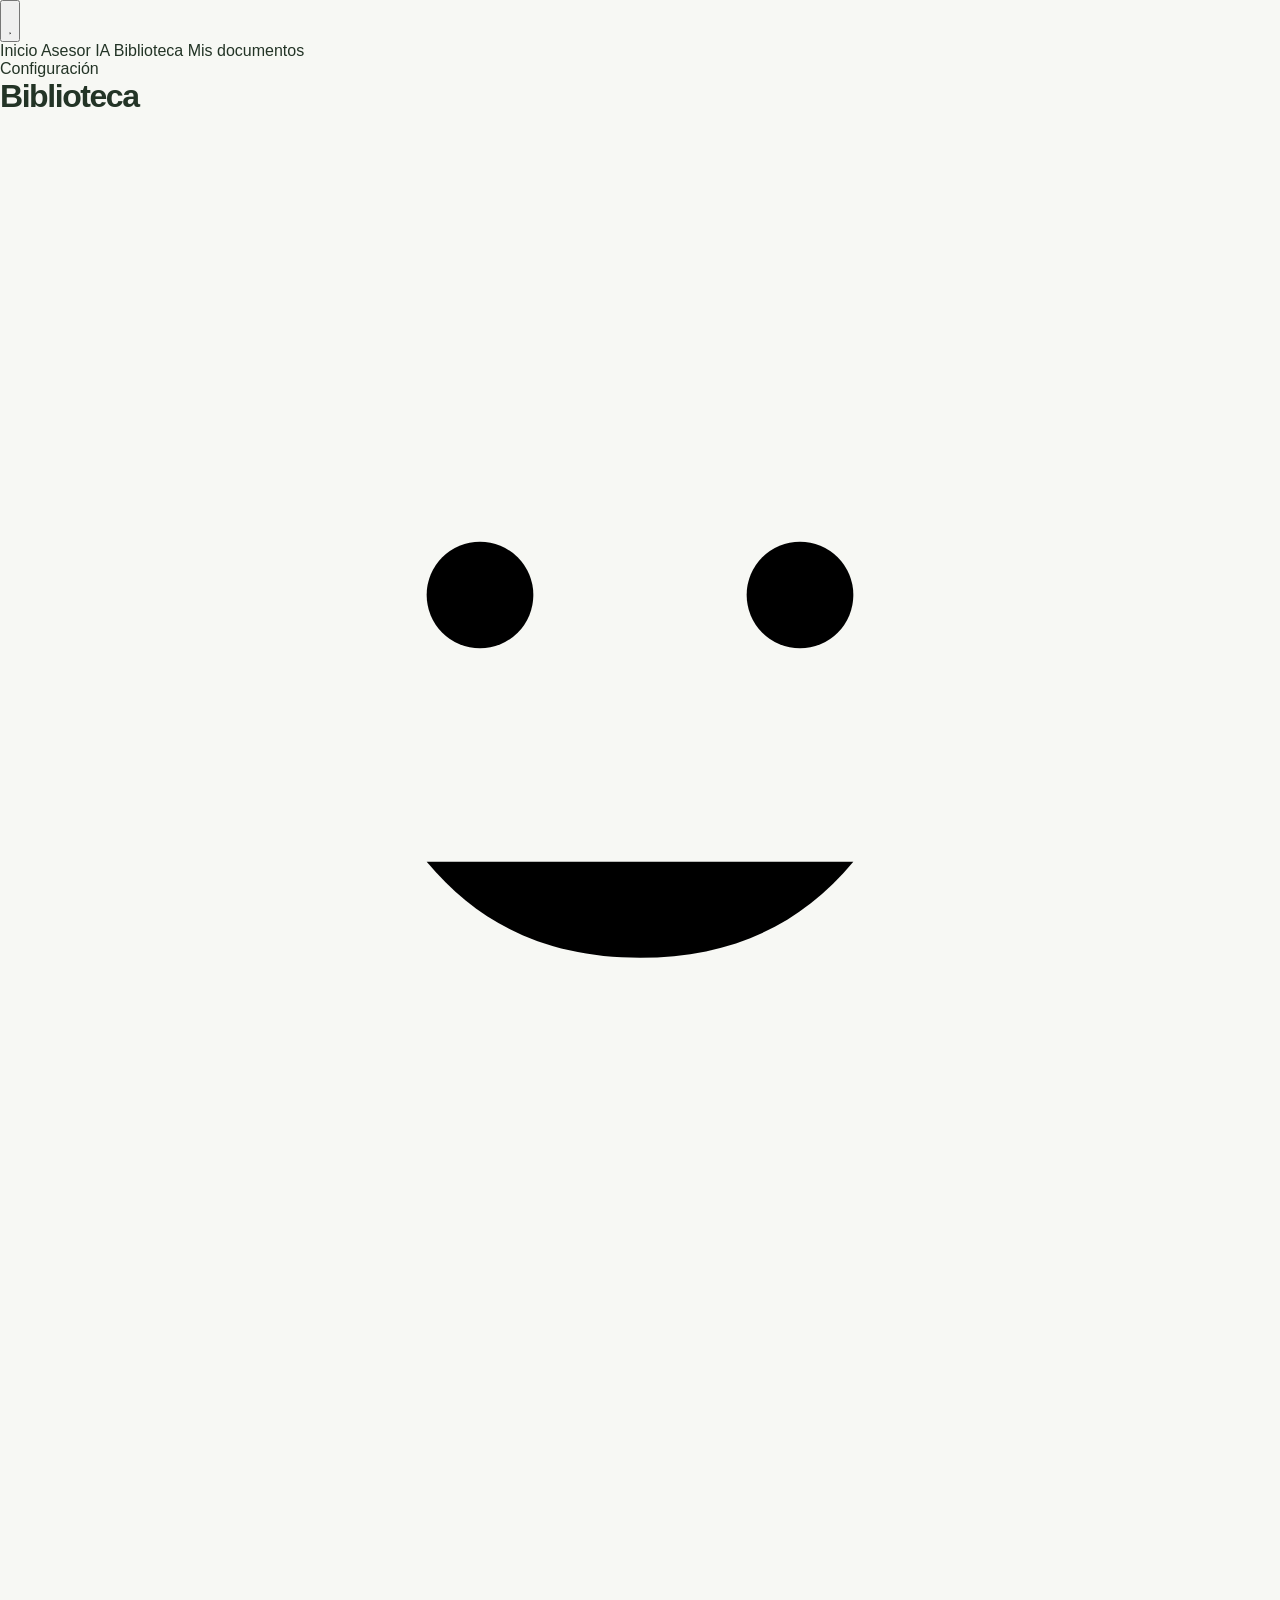
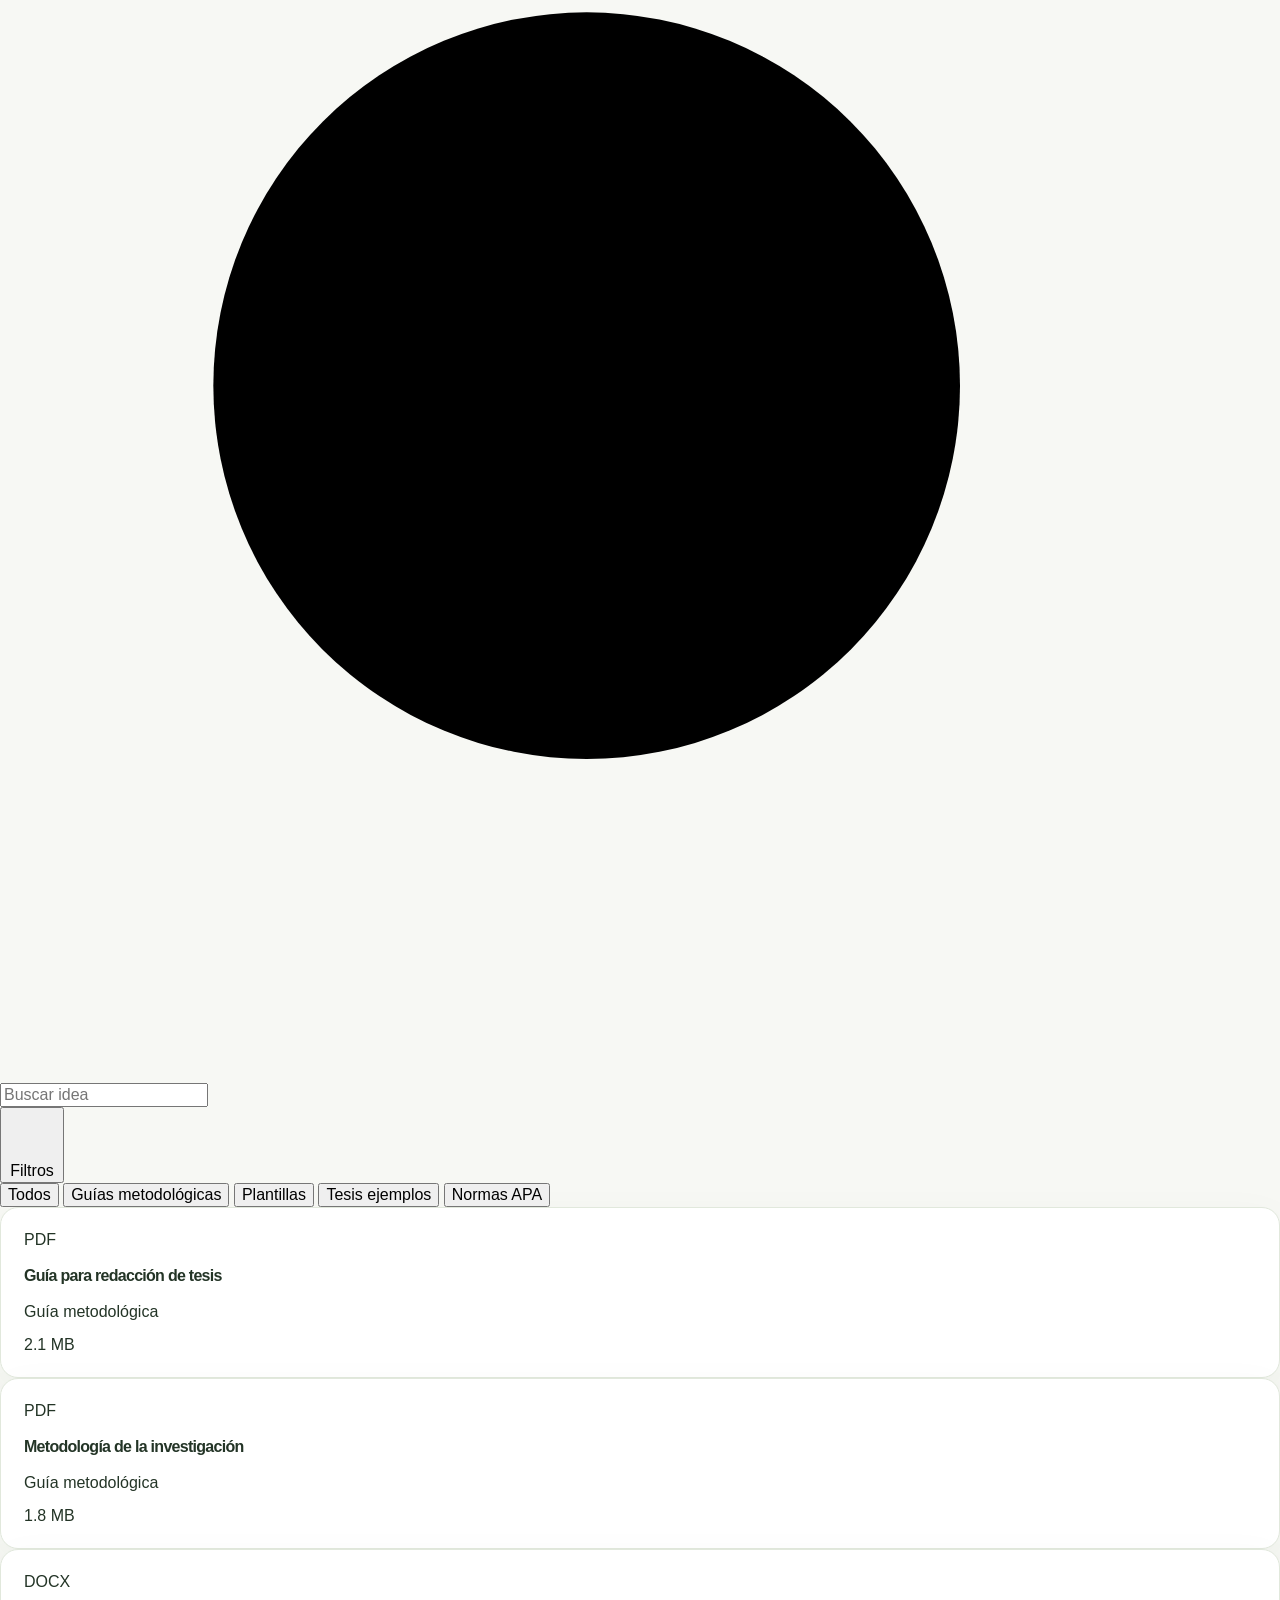
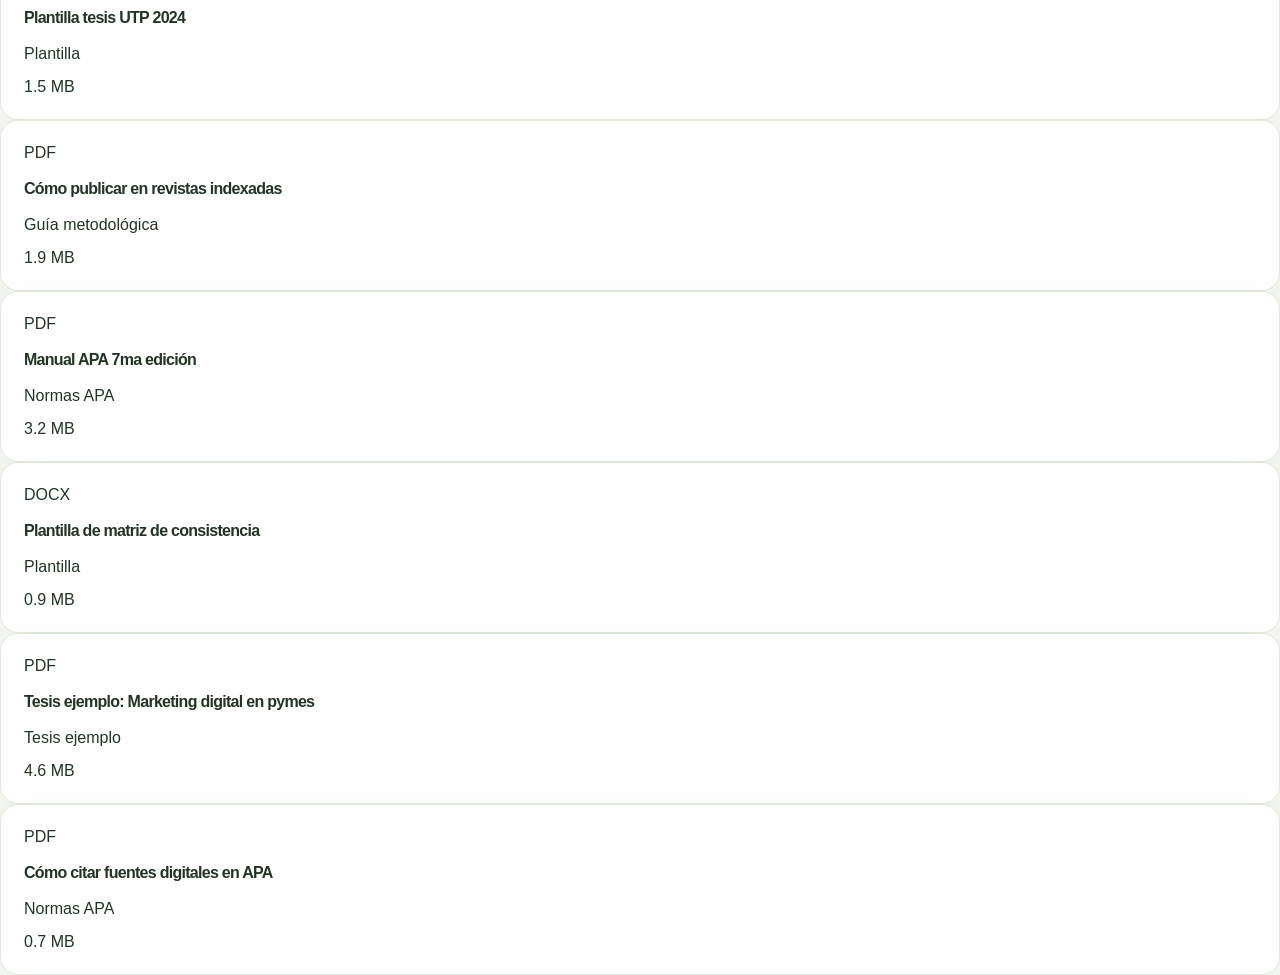
<file: Biblioteca.html>
<!DOCTYPE html>
<html lang="es">
<head>
<meta charset="UTF-8">
<meta name="viewport" content="width=device-width, initial-scale=1.0">
<title>Biblioteca — Tesis.Go</title>
<link rel="preconnect" href="https://fonts.googleapis.com">
<link rel="preconnect" href="https://fonts.gstatic.com" crossorigin>
<link href="https://fonts.googleapis.com/css2?family=Fraunces:opsz,wght@9..144,400;9..144,500;9..144,600;9..144,700&family=Inter:wght@400;500;600;700&display=swap" rel="stylesheet">
<!-- 1. CORREGIDO: El archivo CSS de biblioteca ahora se busca en minúsculas -->
<link rel="stylesheet" href="biblioteca.css">
</head>
<body class="dash-body">

  <div class="dash">

    <!-- SIDEBAR -->
    <aside class="dash-sidebar">
      <button class="dash-sidebar__collapse" aria-label="Colapsar menú">
        <svg viewBox="0 0 24 24"><path d="M4 7h16M4 12h16M4 17h10"/></svg>
        <svg class="dash-sidebar__collapse-arrow" viewBox="0 0 24 24"><path d="M9 5l7 7-7 7"/></svg>
      </button>

      <!-- 2. CORREGIDO: Todos los enlaces en minúsculas y la clase verde 'is-active' puesta en Biblioteca -->
      <nav class="dash-nav">
        <a href="inicio.html" class="dash-nav__item">Inicio</a>
        <a href="asesoria.html" class="dash-nav__item">Asesor IA</a>
        <a href="biblioteca.html" class="dash-nav__item is-active">Biblioteca</a>
        <a href="misdocumentos.html" class="dash-nav__item">Mis documentos</a>
      </nav>

      <!-- 3. CORREGIDO: Enlace de configuración en minúsculas -->
      <a href="configuracion.html" class="dash-nav__item dash-nav__item--settings">Configuración</a>
    </aside>

    <!-- MAIN -->
    <div class="dash-main">

      <header class="dash-header">
        <h1>Biblioteca</h1>
        <a href="configuracion.html" class="dash-header__avatar" aria-label="Ir a configuración">
          <svg viewBox="0 0 24 24"><circle cx="9" cy="9" r="1"/><circle cx="15" cy="9" r="1"/><path d="M8 14c1 1.2 2.3 1.8 4 1.8s3-.6 4-1.8"/></svg>
        </a>
      </header>

      <main class="dash-content">

        <!-- SEARCH + FILTERS -->
        <div class="lib-search">
          <div class="search-field">
            <svg viewBox="0 0 24 24"><circle cx="11" cy="11" r="7"/><path d="m21 21-4.3-4.3"/></svg>
            <input type="text" placeholder="Buscar idea">
          </div>
          <button type="button" class="btn btn--outline">
            <svg viewBox="0 0 24 24"><path d="M4 6h16M7 12h10M10 18h4"/></svg>
            Filtros
          </button>
        </div>

        <!-- TABS -->
        <div class="lib-tabs" role="tablist">
          <button class="lib-tab is-active" type="button">Todos</button>
          <button class="lib-tab" type="button">Guías metodológicas</button>
          <button class="lib-tab" type="button">Plantillas</button>
          <button class="lib-tab" type="button">Tesis ejemplos</button>
          <button class="lib-tab" type="button">Normas APA</button>
        </div>

        <!-- RESOURCE GRID -->
        <div class="resource-grid">

          <article class="resource-card">
            <span class="resource-card__type resource-card__type--pdf">PDF</span>
            <h3>Guía para redacción de tesis</h3>
            <p class="resource-card__cat">Guía metodológica</p>
            <p class="resource-card__meta">2.1 MB</p>
          </article>

          <article class="resource-card">
            <span class="resource-card__type resource-card__type--pdf">PDF</span>
            <h3>Metodología de la investigación</h3>
            <p class="resource-card__cat">Guía metodológica</p>
            <p class="resource-card__meta">1.8 MB</p>
          </article>

          <article class="resource-card">
            <span class="resource-card__type resource-card__type--docx">DOCX</span>
            <h3>Plantilla tesis UTP 2024</h3>
            <p class="resource-card__cat">Plantilla</p>
            <p class="resource-card__meta">1.5 MB</p>
          </article>

          <article class="resource-card">
            <span class="resource-card__type resource-card__type--pdf">PDF</span>
            <h3>Cómo publicar en revistas indexadas</h3>
            <p class="resource-card__cat">Guía metodológica</p>
            <p class="resource-card__meta">1.9 MB</p>
          </article>

          <article class="resource-card">
            <span class="resource-card__type resource-card__type--pdf">PDF</span>
            <h3>Manual APA 7ma edición</h3>
            <p class="resource-card__cat">Normas APA</p>
            <p class="resource-card__meta">3.2 MB</p>
          </article>

          <article class="resource-card">
            <span class="resource-card__type resource-card__type--docx">DOCX</span>
            <h3>Plantilla de matriz de consistencia</h3>
            <p class="resource-card__cat">Plantilla</p>
            <p class="resource-card__meta">0.9 MB</p>
          </article>

          <article class="resource-card">
            <span class="resource-card__type resource-card__type--pdf">PDF</span>
            <h3>Tesis ejemplo: Marketing digital en pymes</h3>
            <p class="resource-card__cat">Tesis ejemplo</p>
            <p class="resource-card__meta">4.6 MB</p>
          </article>

          <article class="resource-card">
            <span class="resource-card__type resource-card__type--pdf">PDF</span>
            <h3>Cómo citar fuentes digitales en APA</h3>
            <p class="resource-card__cat">Normas APA</p>
            <p class="resource-card__meta">0.7 MB</p>
          </article>

        </div>

      </main>
    </div>
  </div>

</body>
</html>
</file>
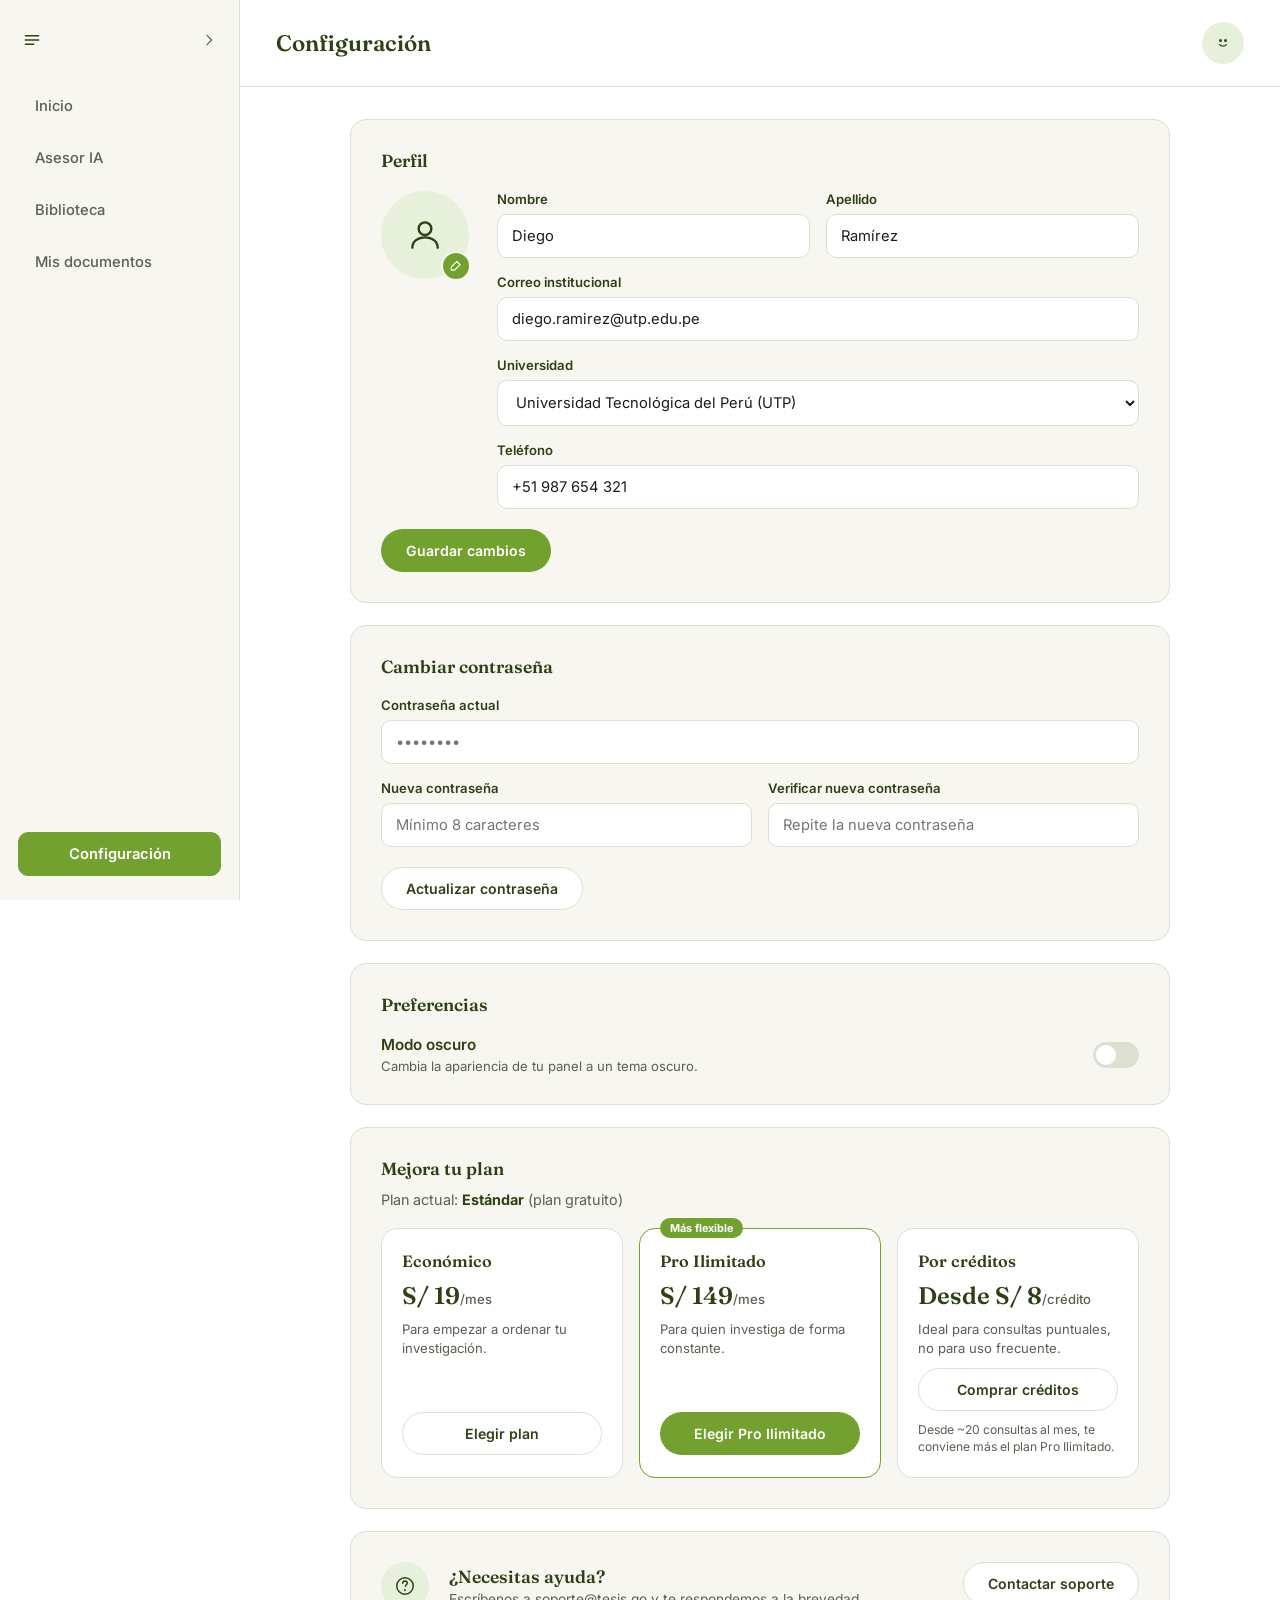
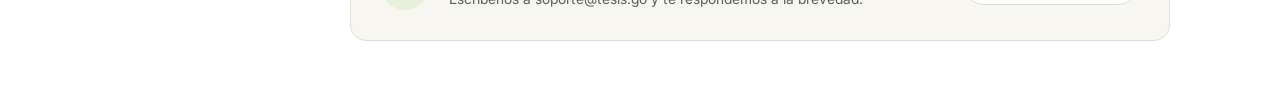
<file: Configuracion.html>
<!DOCTYPE html>
<html lang="es">
<head>
<meta charset="UTF-8">
<meta name="viewport" content="width=device-width, initial-scale=1.0">
<title>Configuración — Tesis.Go</title>
<link rel="preconnect" href="https://fonts.googleapis.com">
<link rel="preconnect" href="https://fonts.gstatic.com" crossorigin>
<link href="https://fonts.googleapis.com/css2?family=Fraunces:opsz,wght@9..144,400;9..144,500;9..144,600;9..144,700&family=Inter:wght@400;500;600;700&display=swap" rel="stylesheet">
<link rel="stylesheet" href="Configuracion.css">
</head>
<body class="dash-body">

  <div class="dash">

    <!-- SIDEBAR -->
    <aside class="dash-sidebar">
      <button class="dash-sidebar__collapse" aria-label="Colapsar menú">
        <svg viewBox="0 0 24 24"><path d="M4 7h16M4 12h16M4 17h10"/></svg>
        <svg class="dash-sidebar__collapse-arrow" viewBox="0 0 24 24"><path d="M9 5l7 7-7 7"/></svg>
      </button>

      <nav class="dash-nav">
        <a href="inicio.html" class="dash-nav__item">Inicio</a>
        <a href="asesoria.html" class="dash-nav__item">Asesor IA</a>
        <a href="Biblioteca.html" class="dash-nav__item">Biblioteca</a>
        <a href="misDocumentos.html" class="dash-nav__item is-active">Mis documentos</a>
      </nav>

      <a href="Configuracion.html" class="dash-nav__item dash-nav__item--settings is-active">Configuración</a>
    </aside>

    <!-- MAIN -->
    <div class="dash-main">

      <header class="dash-header">
        <h1>Configuración</h1>
        <a href="Configuracion.html" class="dash-header__avatar" aria-label="Ir a configuración">
          <svg viewBox="0 0 24 24"><circle cx="9" cy="9" r="1"/><circle cx="15" cy="9" r="1"/><path d="M8 14c1 1.2 2.3 1.8 4 1.8s3-.6 4-1.8"/></svg>
        </a>
      </header>

      <main class="dash-content">

        <!-- PERFIL -->
        <section class="settings-panel">
          <h2>Perfil</h2>

          <div class="profile-block">
            <div class="profile-photo">
              <svg viewBox="0 0 24 24"><circle cx="12" cy="8" r="4"/><path d="M4 20c0-4 3.5-6.5 8-6.5s8 2.5 8 6.5"/></svg>
              <button type="button" class="profile-photo__edit" aria-label="Cambiar foto de perfil">
                <svg viewBox="0 0 24 24"><path d="M4 13.5V19h5.5L19 9.5l-5.5-5.5L4 13.5Z"/></svg>
              </button>
            </div>

            <div class="profile-fields">
              <label>
                Nombre
                <input type="text" value="Diego">
              </label>
              <label>
                Apellido
                <input type="text" value="Ramírez">
              </label>
              <label>
                Correo institucional
                <input type="email" value="diego.ramirez@utp.edu.pe">
              </label>
              <label>
                Universidad
                <select>
                  <option selected>Universidad Tecnológica del Perú (UTP)</option>
                  <option>Pontificia Universidad Católica del Perú (PUCP)</option>
                  <option>Universidad César Vallejo (UCV)</option>
                  <option>Universidad Norbert Wiener</option>
                  <option>Universidad de Lima</option>
                  <option>Universidad Nacional Mayor de San Marcos (UNMSM)</option>
                  <option>Universidad Nacional de Ingeniería (UNI)</option>
                  <option>Otra universidad</option>
                </select>
              </label>
              <label>
                Teléfono
                <input type="tel" value="+51 987 654 321">
              </label>
            </div>
          </div>

          <button type="button" class="btn btn--primary">Guardar cambios</button>
        </section>

        <!-- SEGURIDAD -->
        <section class="settings-panel">
          <h2>Cambiar contraseña</h2>

          <div class="form-grid">
            <label>
              Contraseña actual
              <input type="password" placeholder="••••••••">
            </label>
            <label>
              Nueva contraseña
              <input type="password" placeholder="Mínimo 8 caracteres" minlength="8">
            </label>
            <label>
              Verificar nueva contraseña
              <input type="password" placeholder="Repite la nueva contraseña" minlength="8">
            </label>
          </div>

          <button type="button" class="btn btn--outline">Actualizar contraseña</button>
        </section>

        <!-- PREFERENCIAS -->
        <section class="settings-panel">
          <h2>Preferencias</h2>

          <div class="preference-row">
            <div>
              <p class="preference-row__title">Modo oscuro</p>
              <p class="preference-row__desc">Cambia la apariencia de tu panel a un tema oscuro.</p>
            </div>
            <label class="switch">
              <input type="checkbox" id="theme-toggle">
              <span class="switch__track"><span class="switch__thumb"></span></span>
            </label>
          </div>
        </section>

        <!-- PLAN -->
        <section class="settings-panel">
          <h2>Mejora tu plan</h2>
          <p class="settings-panel__lead">Plan actual: <strong>Estándar</strong> (plan gratuito)</p>

          <div class="plan-grid">
            <article class="plan-card">
              <h3>Económico</h3>
              <p class="plan-card__price">S/ 19<span>/mes</span></p>
              <p class="plan-card__desc">Para empezar a ordenar tu investigación.</p>
              <button type="button" class="btn btn--outline">Elegir plan</button>
            </article>

            <article class="plan-card plan-card--featured">
              <p class="plan-card__badge">Más flexible</p>
              <h3>Pro Ilimitado</h3>
              <p class="plan-card__price">S/ 149<span>/mes</span></p>
              <p class="plan-card__desc">Para quien investiga de forma constante.</p>
              <button type="button" class="btn btn--primary">Elegir Pro Ilimitado</button>
            </article>

            <article class="plan-card">
              <h3>Por créditos</h3>
              <p class="plan-card__price">Desde S/ 8<span>/crédito</span></p>
              <p class="plan-card__desc">Ideal para consultas puntuales, no para uso frecuente.</p>
              <button type="button" class="btn btn--outline">Comprar créditos</button>
              <p class="plan-card__note">Desde ~20 consultas al mes, te conviene más el plan Pro Ilimitado.</p>
            </article>
          </div>
        </section>

        <!-- SOPORTE -->
        <section class="settings-panel support-panel">
          <div class="support-panel__icon" aria-hidden="true">
            <svg viewBox="0 0 24 24"><circle cx="12" cy="12" r="9"/><path d="M9.5 9a2.5 2.5 0 0 1 5 0c0 1.5-2 1.8-2 3.3"/><circle cx="12" cy="16.5" r="0.3"/></svg>
          </div>
          <div class="support-panel__copy">
            <h2>¿Necesitas ayuda?</h2>
            <p>Escríbenos a soporte@tesis.go y te respondemos a la brevedad.</p>
          </div>
          <a href="mailto:soporte@tesis.go" class="btn btn--outline">Contactar soporte</a>
        </section>

      </main>
    </div>
  </div>

</body>
</html>
</file>
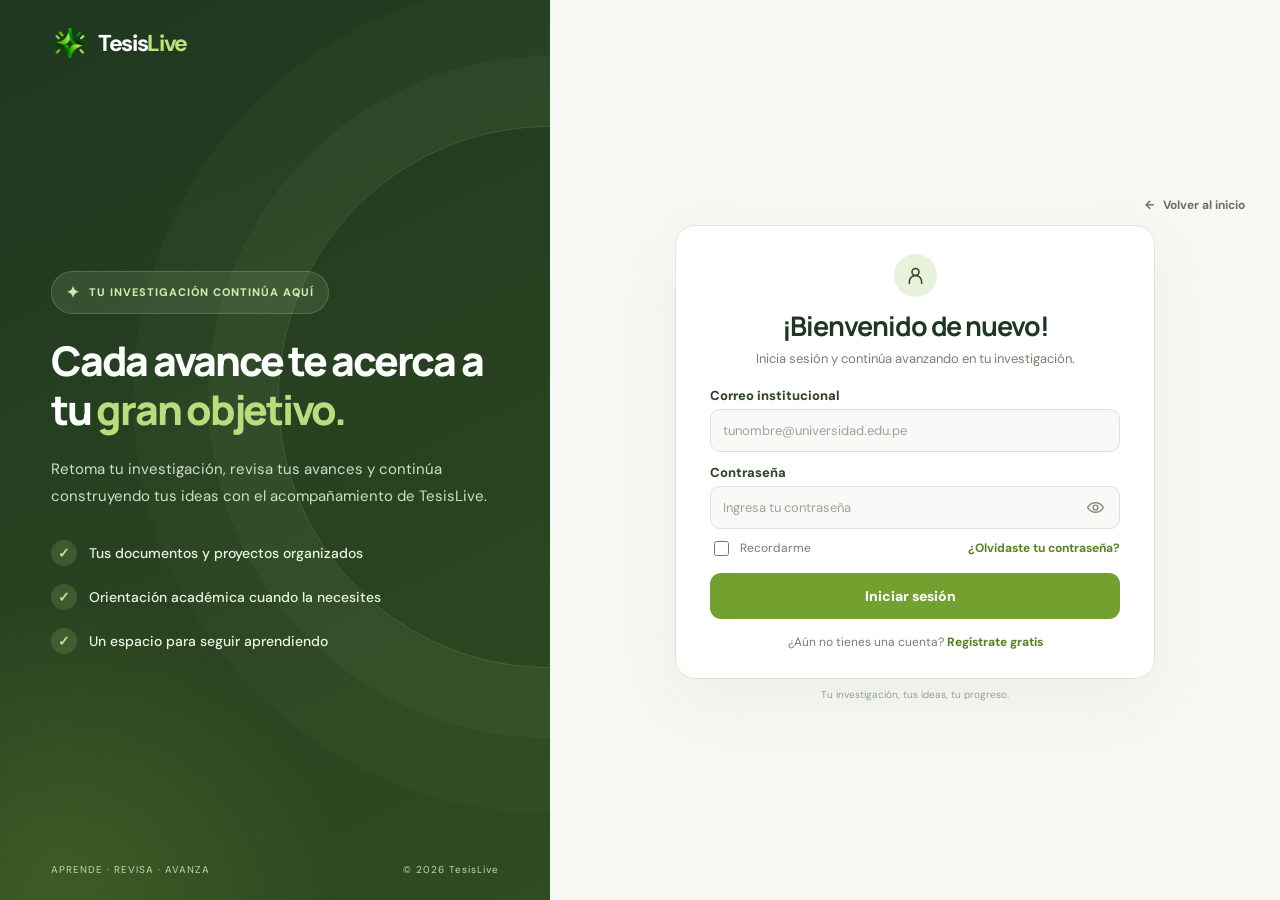
<file: login.html>
<!DOCTYPE html>
<html lang="es">
<head>
  <meta charset="UTF-8">
  <meta name="viewport" content="width=device-width, initial-scale=1.0">
  <meta name="theme-color" content="#F7F8F3">
  <title>Iniciar sesión | TesisLive</title>
  <link rel="icon" href="assets/logo-icono.png">
  <link rel="preconnect" href="https://fonts.googleapis.com">
  <link rel="preconnect" href="https://fonts.gstatic.com" crossorigin>
  <link href="https://fonts.googleapis.com/css2?family=DM+Sans:wght@400;500;600;700;800&family=Manrope:wght@400;500;600;700;800&display=swap" rel="stylesheet">
  <link rel="stylesheet" href="auth.css">
  <script src="auth.js" defer></script>
</head>
<body class="auth-body">
  <main class="auth-layout">
    <!-- PANEL IZQUIERDO -->
    <aside class="auth-showcase">
      <a href="index.html" class="auth-brand auth-brand-light">
        <img src="assets/logo-icono.png" alt="">
        <span>Tesis<strong>Live</strong></span>
      </a>
      <div class="showcase-content">
        <div class="showcase-label">
          <span>✦</span>
          TU INVESTIGACIÓN CONTINÚA AQUÍ
        </div>
        <h1>
          Cada avance te acerca a tu
          <em>gran objetivo.</em>
        </h1>
        <p>
          Retoma tu investigación, revisa tus avances
          y continúa construyendo tus ideas con el
          acompañamiento de TesisLive.
        </p>
        <div class="showcase-features">
          <div>
            <span class="showcase-check">✓</span>
            <span>Tus documentos y proyectos organizados</span>
          </div>
          <div>
            <span class="showcase-check">✓</span>
            <span>Orientación académica cuando la necesites</span>
          </div>
          <div>
            <span class="showcase-check">✓</span>
            <span>Un espacio para seguir aprendiendo</span>
          </div>
        </div>
        <div class="showcase-preview">
          <div class="showcase-preview-top">
            <span>✦ TesisLive</span>
            <span>Tu progreso</span>
          </div>
          <div class="showcase-progress">
            <div>
              <span>Mi investigación</span>
              <strong>Un paso más cerca de tu meta</strong>
            </div>
            <div class="showcase-progress-bar">
              <span></span>
            </div>
            <small>Continúa donde lo dejaste.</small>
          </div>
        </div>
      </div>
      <div class="showcase-bottom">
        <span>APRENDE · REVISA · AVANZA</span>
        <span>© 2026 TesisLive</span>
      </div>
    </aside>
    <!-- PANEL DERECHO -->
    <section class="auth-main">
      <div class="auth-mobile-brand">
        <a href="index.html" class="auth-brand">
          <img src="assets/logo-icono.png" alt="">
          <span>Tesis<strong>Live</strong></span>
        </a>
      </div>
      <a href="index.html" class="auth-back">
        <span>←</span> Volver al inicio
      </a>
      <div class="auth-card auth-card-login">
        <div class="auth-heading">
          <div class="auth-heading-icon">
            <svg viewBox="0 0 24 24" fill="none"
              stroke="currentColor" stroke-width="1.7"
              stroke-linecap="round" stroke-linejoin="round">
              <circle cx="12" cy="8" r="4"></circle>
              <path d="M5 21v-2a7 7 0 0 1 14 0v2"></path>
            </svg>
          </div>
          <h2>¡Bienvenido de nuevo!</h2>
          <p>
            Inicia sesión y continúa avanzando
            en tu investigación.
          </p>
        </div>
        <form id="loginForm" class="auth-form" novalidate>
          <div class="form-group">
            <label for="loginCorreo">Correo institucional</label>
            <input
              type="email"
              id="loginCorreo"
              name="correo"
              placeholder="tunombre@universidad.edu.pe"
              autocomplete="username"
              required
            >
            <small class="field-error" id="loginCorreoError"></small>
          </div>
          <div class="form-group">
            <label for="loginPassword">Contraseña</label>
            <div class="password-wrapper">
              <input
                type="password"
                id="loginPassword"
                name="password"
                placeholder="Ingresa tu contraseña"
                autocomplete="current-password"
                required
              >
              <button
                type="button"
                class="password-toggle"
                data-target="loginPassword"
                aria-label="Mostrar contraseña"
                aria-pressed="false"
              >
                <svg viewBox="0 0 24 24" fill="none"
                  stroke="currentColor" stroke-width="1.8">
                  <path d="M2 12s3.6-6 10-6 10 6 10 6-3.6 6-10 6S2 12 2 12Z"></path>
                  <circle cx="12" cy="12" r="3"></circle>
                </svg>
              </button>
            </div>
            <small class="field-error" id="loginPasswordError"></small>
          </div>
          <div class="login-options">
            <label class="remember-option">
              <input type="checkbox" id="rememberMe" name="rememberMe">
              <span>Recordarme</span>
            </label>
            <a href="#" id="forgotPassword">
              ¿Olvidaste tu contraseña?
            </a>
          </div>
          <button type="button" class="auth-submit"
        onclick="window.location.href='dashboard.html'">
  Iniciar sesión <span></span>
</button>
          <div class="form-status" id="loginStatus"
            role="status" aria-live="polite" hidden></div>
        </form>
        <p class="auth-switch">
          ¿Aún no tienes una cuenta?
          <a href="register.html">Regístrate gratis</a>
        </p>
      </div>
      <p class="auth-disclaimer">
        Tu investigación, tus ideas, tu progreso.
      </p>
    </section>
  </main>
</body>
</html>
</file>
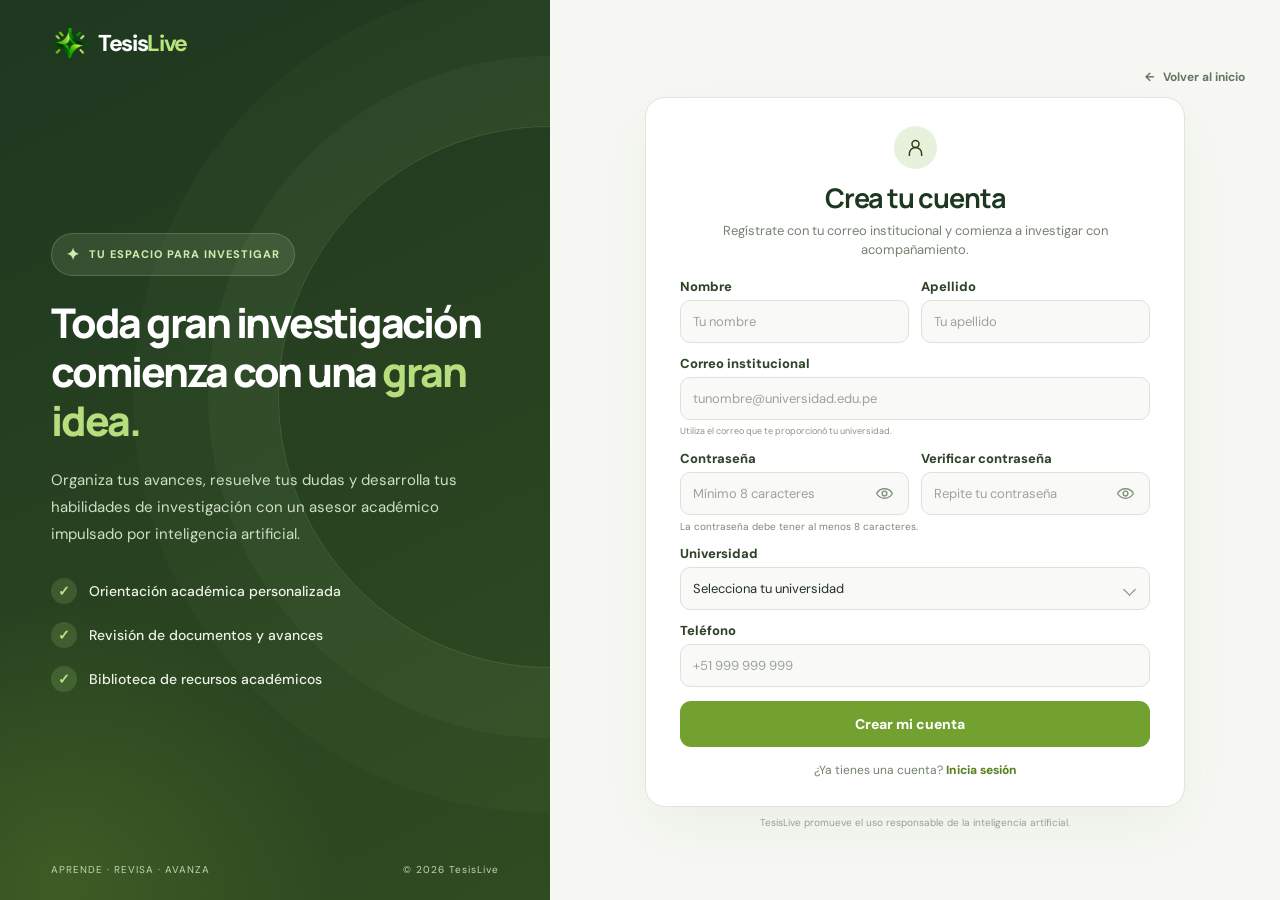
<file: register.html>
<!DOCTYPE html>
<html lang="es">
<head>
  <meta charset="UTF-8">
  <meta name="viewport" content="width=device-width, initial-scale=1.0">
  <meta name="theme-color" content="#F7F8F3">
  <title>Crear cuenta | TesisLive</title>
  <link rel="icon" href="assets/logo-icono.png">
  <link rel="preconnect" href="https://fonts.googleapis.com">
  <link rel="preconnect" href="https://fonts.gstatic.com" crossorigin>
  <link href="https://fonts.googleapis.com/css2?family=DM+Sans:wght@400;500;600;700;800&family=Manrope:wght@400;500;600;700;800&display=swap" rel="stylesheet">
  <link rel="stylesheet" href="auth.css">
  <script src="auth.js" defer></script>
</head>
<body class="auth-body">
  <main class="auth-layout">
    <!-- PANEL IZQUIERDO -->
    <aside class="auth-showcase">
      <a href="index.html" class="auth-brand auth-brand-light">
        <img src="assets/logo-icono.png" alt="">
        <span>Tesis<strong>Live</strong></span>
      </a>
      <div class="showcase-content">
        <div class="showcase-label">
          <span>✦</span>
          TU ESPACIO PARA INVESTIGAR
        </div>
        <h1>
          Toda gran investigación comienza con una
          <em>gran idea.</em>
        </h1>
        <p>
          Organiza tus avances, resuelve tus dudas y desarrolla
          tus habilidades de investigación con un asesor
          académico impulsado por inteligencia artificial.
        </p>
        <div class="showcase-features">
          <div>
            <span class="showcase-check">✓</span>
            <span>Orientación académica personalizada</span>
          </div>
          <div>
            <span class="showcase-check">✓</span>
            <span>Revisión de documentos y avances</span>
          </div>
          <div>
            <span class="showcase-check">✓</span>
            <span>Biblioteca de recursos académicos</span>
          </div>
        </div>
        <div class="showcase-preview">
          <div class="showcase-preview-top">
            <span>✦ TesisLive</span>
            <span>Asesor académico</span>
          </div>
          <div class="showcase-question">
            ¿Cómo puedo mejorar mi planteamiento del problema?
          </div>
          <div class="showcase-answer">
            <div class="showcase-answer-icon">✦</div>
            <p>
              Podemos revisarlo juntos. Comencemos identificando
              el problema central, la población y el contexto
              de tu investigación.
            </p>
          </div>
        </div>
      </div>
      <div class="showcase-bottom">
        <span>APRENDE · REVISA · AVANZA</span>
        <span>© 2026 TesisLive</span>
      </div>
    </aside>
    <!-- PANEL DERECHO -->
    <section class="auth-main">
      <div class="auth-mobile-brand">
        <a href="index.html" class="auth-brand">
          <img src="assets/logo-icono.png" alt="">
          <span>Tesis<strong>Live</strong></span>
        </a>
      </div>
      <a href="index.html" class="auth-back">
        <span>←</span> Volver al inicio
      </a>
      <div class="auth-card auth-card-register">
        <div class="auth-heading">
          <div class="auth-heading-icon">
            <svg viewBox="0 0 24 24" fill="none"
              stroke="currentColor" stroke-width="1.7"
              stroke-linecap="round" stroke-linejoin="round">
              <circle cx="12" cy="8" r="4"></circle>
              <path d="M5 21v-2a7 7 0 0 1 14 0v2"></path>
            </svg>
          </div>
          <h2>Crea tu cuenta</h2>
          <p>
            Regístrate con tu correo institucional y comienza
            a investigar con acompañamiento.
          </p>
        </div>
        <!-- SOLO APARECE SI VIENE DEL PLAN PRO -->
        <div class="trial-notice" id="trialNotice" hidden>
          <span class="trial-notice-icon">✦</span>
          <div>
            <strong>Tu prueba de TesisLive Pro</strong>
            <p>
              Estás a un paso de solicitar tus 7 días de prueba.
            </p>
          </div>
        </div>
        <form id="registerForm" class="auth-form" novalidate>
          <div class="form-row">
            <div class="form-group">
              <label for="nombre">Nombre</label>
              <input
                type="text"
                id="nombre"
                name="nombre"
                placeholder="Tu nombre"
                autocomplete="given-name"
                maxlength="60"
                required
              >
              <small class="field-error" id="nombreError"></small>
            </div>
            <div class="form-group">
              <label for="apellido">Apellido</label>
              <input
                type="text"
                id="apellido"
                name="apellido"
                placeholder="Tu apellido"
                autocomplete="family-name"
                maxlength="60"
                required
              >
              <small class="field-error" id="apellidoError"></small>
            </div>
          </div>
          <div class="form-group">
            <label for="correo">Correo institucional</label>
            <input
              type="email"
              id="correo"
              name="correo"
              placeholder="tunombre@universidad.edu.pe"
              autocomplete="email"
              maxlength="254"
              required
            >
            <small class="field-hint">
              Utiliza el correo que te proporcionó tu universidad.
            </small>
            <small class="field-error" id="correoError"></small>
          </div>
          <div class="form-row">
            <div class="form-group">
              <label for="password">Contraseña</label>
              <div class="password-wrapper">
                <input
                  type="password"
                  id="password"
                  name="password"
                  placeholder="Mínimo 8 caracteres"
                  autocomplete="new-password"
                  minlength="8"
                  required
                >
                <button type="button" class="password-toggle"
                  data-target="password"
                  aria-label="Mostrar contraseña"
                  aria-pressed="false">
                  <svg viewBox="0 0 24 24" fill="none"
                    stroke="currentColor" stroke-width="1.8">
                    <path d="M2 12s3.6-6 10-6 10 6 10 6-3.6 6-10 6S2 12 2 12Z"></path>
                    <circle cx="12" cy="12" r="3"></circle>
                  </svg>
                </button>
              </div>
              <small class="field-error" id="passwordError"></small>
            </div>
            <div class="form-group">
              <label for="confirmPassword">Verificar contraseña</label>
              <div class="password-wrapper">
                <input
                  type="password"
                  id="confirmPassword"
                  name="confirmPassword"
                  placeholder="Repite tu contraseña"
                  autocomplete="new-password"
                  required
                >
                <button type="button" class="password-toggle"
                  data-target="confirmPassword"
                  aria-label="Mostrar contraseña"
                  aria-pressed="false">
                  <svg viewBox="0 0 24 24" fill="none"
                    stroke="currentColor" stroke-width="1.8">
                    <path d="M2 12s3.6-6 10-6 10 6 10 6-3.6 6-10 6S2 12 2 12Z"></path>
                    <circle cx="12" cy="12" r="3"></circle>
                  </svg>
                </button>
              </div>
              <small class="field-error" id="confirmPasswordError"></small>
            </div>
          </div>
          <p class="password-help">
            La contraseña debe tener al menos 8 caracteres.
          </p>
          <div class="form-group">
            <label for="universidad">Universidad</label>
            <div class="select-wrapper">
              <select id="universidad" name="universidad" required>
                <option value="">Selecciona tu universidad</option>
                <option value="UTP">
                  Universidad Tecnológica del Perú (UTP)
                </option>
                <option value="UPN">
                  Universidad Privada del Norte (UPN)
                </option>
                <option value="UCV">
                  Universidad César Vallejo (UCV)
                </option>
                <option value="UNMSM">
                  Universidad Nacional Mayor de San Marcos
                </option>
                <option value="UNI">
                  Universidad Nacional de Ingeniería
                </option>
                <option value="ULIMA">
                  Universidad de Lima
                </option>
                <option value="WIENER">
                  Universidad Norbert Wiener
                </option>
                <option value="PUCP">
                  Pontificia Universidad Católica del Perú
                </option>
                <option value="UPC">
                  Universidad Peruana de Ciencias Aplicadas
                </option>
                <option value="USMP">
                  Universidad de San Martín de Porres
                </option>
                <option value="UNFV">
                  Universidad Nacional Federico Villarreal
                </option>
                <option value="UNSA">
                  Universidad Nacional de San Agustín
                </option>
                <option value="UNSAAC">
                  Universidad Nacional de San Antonio Abad del Cusco
                </option>
                <option value="OTRA">
                  Otra universidad
                </option>
              </select>
            </div>
            <small class="field-error" id="universidadError"></small>
          </div>
          <div class="form-group" id="otraUniversidadGroup" hidden>
            <label for="otraUniversidad">Nombre de tu universidad</label>
            <input
              type="text"
              id="otraUniversidad"
              name="otraUniversidad"
              placeholder="Escribe el nombre de tu universidad"
              maxlength="120"
            >
            <small class="field-error" id="otraUniversidadError"></small>
          </div>
          <div class="form-group">
            <label for="telefono">Teléfono</label>
            <input
              type="tel"
              id="telefono"
              name="telefono"
              placeholder="+51 999 999 999"
              autocomplete="tel"
              inputmode="tel"
              maxlength="20"
              required
            >
            <small class="field-error" id="telefonoError"></small>
          </div>
          <button type="button" class="auth-submit"
        onclick="window.location.href='login.html'">
  Crear mi cuenta <span></span>
</button>
          <div class="form-status" id="registerStatus"
            role="status" aria-live="polite" hidden></div>
        </form>
        <p class="auth-switch">
          ¿Ya tienes una cuenta?
          <a href="login.html">Inicia sesión</a>
        </p>
      </div>
      <p class="auth-disclaimer">
        TesisLive promueve el uso responsable de la inteligencia artificial.
      </p>
    </section>
  </main>
</body>
</html>
</file>
<file: biblioteca.css>
/* ==========================================
   TESISLIVE - BIBLIOTECA ACADÉMICA
   ========================================== */

@import url("./dashboard.css");

/* VARIABLES */

:root {
  --library-accent: #72a130;
  --library-pill: #eef5e6;
  --library-note: #f1f6eb;
}

:root[data-theme="dark"] {
  --library-accent: #82b640;
  --library-pill: #292f26;
  --library-note: #242b23;
}

@media (prefers-color-scheme: dark) {
  :root[data-theme="system"] {
    --library-accent: #82b640;
    --library-pill: #292f26;
    --library-note: #242b23;
  }
}

/* CONTENEDOR */

.library-main {
  padding: 34px 36px 0;
  min-height: calc(100vh - var(--header-height));
  background: var(--bg);
}

.library-container {
  width: min(1390px, 100%);
  margin: 0 auto;
}

/* PRESENTACIÓN */

.library-heading {
  display: flex;
  align-items: center;
  justify-content: space-between;
  gap: 25px;
  margin-bottom: 28px;
}

.library-heading h1 {
  font-size: clamp(25px, 2.7vw, 34px);
  line-height: 1.3;
}

.library-heading p {
  max-width: 640px;
  margin-top: 9px;
  color: var(--muted);
  font-size: 13px;
  line-height: 1.8;
}

.library-heading-symbol {
  display: grid;
  place-items: center;
  width: 65px;
  height: 65px;
  flex-shrink: 0;
  border: 1px solid var(--border);
  border-radius: 18px;
  color: var(--green-hover);
  background: var(--green-soft);
}

.library-heading-symbol svg {
  width: 30px;
  height: 30px;
}

/* BUSCADOR */

.library-search-section {
  display: flex;
  align-items: center;
  gap: 13px;
  margin-bottom: 22px;
}

.library-search {
  display: flex;
  align-items: center;
  gap: 13px;
  flex: 1;
  min-width: 0;
  min-height: 54px;
  padding: 0 17px;
  border: 1px solid var(--border);
  border-radius: 14px;
  background: var(--surface);
  color: var(--muted);
  transition: border-color .2s;
}

.library-search:focus-within {
  border-color: var(--green);
}

.library-search > svg {
  width: 19px;
  height: 19px;
  flex-shrink: 0;
}

.library-search input {
  width: 100%;
  min-width: 0;
  border: 0;
  outline: 0;
  background: transparent;
  color: var(--text);
  font-size: 13px;
}

.library-search input::placeholder {
  color: var(--muted);
}

.search-clear {
  width: 29px;
  height: 29px;
  border: 0;
  border-radius: 8px;
  background: var(--surface-soft);
  color: var(--muted);
}

.search-clear svg {
  width: 16px;
  height: 16px;
}

.filter-button {
  display: inline-flex;
  align-items: center;
  justify-content: center;
  gap: 9px;
  min-height: 54px;
  padding: 0 19px;
  border: 1px solid var(--border);
  border-radius: 14px;
  background: var(--surface);
  color: var(--text);
  font-size: 12px;
  font-weight: 800;
}

.filter-button:hover,
.filter-button[aria-expanded="true"] {
  border-color: var(--green);
  background: var(--green-soft);
}

.filter-button svg {
  width: 18px;
  height: 18px;
  color: var(--green-hover);
}

/* FILTROS AVANZADOS */

.advanced-filters {
  padding: 23px;
  margin: -4px 0 24px;
  border: 1px solid var(--border);
  border-radius: 16px;
  background: var(--surface);
  box-shadow: var(--shadow);
}

.filter-heading {
  display: flex;
  justify-content: space-between;
  align-items: center;
  gap: 15px;
  margin-bottom: 20px;
}

.filter-heading strong {
  font-size: 14px;
}

.filter-heading p {
  margin-top: 5px;
  font-size: 11px;
  color: var(--muted);
}

.filter-reset {
  background: transparent;
  border: 0;
  color: var(--green-hover);
  font-size: 12px;
  font-weight: 800;
}

.filters-grid {
  display: grid;
  grid-template-columns: repeat(4, minmax(0, 1fr));
  gap: 15px;
}

.filter-field {
  display: flex;
  flex-direction: column;
  gap: 9px;
  color: var(--text);
  font-size: 11px;
  font-weight: 800;
}

.filter-field select {
  width: 100%;
  min-height: 42px;
  padding: 0 11px;
  border: 1px solid var(--border);
  border-radius: 10px;
  background: var(--surface-soft);
  color: var(--text);
  font-size: 12px;
  font-weight: 400;
}

/* PESTAÑAS */

.library-tabs {
  display: flex;
  flex-wrap: wrap;
  align-items: center;
  gap: 10px;
  padding-bottom: 21px;
  border-bottom: 1px solid var(--border);
  margin-bottom: 25px;
}

.library-tab {
  display: inline-flex;
  align-items: center;
  justify-content: center;
  gap: 9px;
  min-height: 41px;
  padding: 0 18px;
  border: 1px solid var(--border);
  border-radius: 99px;
  color: var(--muted);
  background: var(--surface);
  font-size: 12px;
  font-weight: 800;
}

.library-tab svg {
  width: 17px;
  height: 17px;
}

.library-tab.active {
  color: #fff;
  background: var(--forest);
  border-color: var(--forest);
}

.library-tab:not(.active):hover {
  color: var(--text);
  border-color: var(--green);
}

.saved-count {
  display: inline-grid;
  place-items: center;
  min-width: 21px;
  height: 21px;
  padding: 0 5px;
  border-radius: 30px;
  background: var(--green-soft);
  color: var(--green-hover);
  font-size: 10px;
}

.library-tab.active .saved-count {
  background: rgba(255, 255, 255, .17);
  color: #fff;
}

/* RESULTADOS */

.library-results-section {
  min-height: 360px;
}

.results-heading {
  display: flex;
  justify-content: space-between;
  align-items: center;
  gap: 20px;
  margin-bottom: 22px;
}

.results-heading h2 {
  font-size: 19px;
}

.results-heading p {
  margin-top: 7px;
  color: var(--muted);
  font-size: 12px;
  line-height: 1.6;
}

.results-controls {
  display: flex;
  align-items: center;
  gap: 13px;
}

.results-controls span {
  color: var(--muted);
  font-size: 11px;
  white-space: nowrap;
}

.results-controls select {
  min-height: 39px;
  padding: 0 11px;
  border: 1px solid var(--border);
  border-radius: 10px;
  background: var(--surface);
  color: var(--text);
  font-size: 11px;
}

/* INVESTIGACIONES: TARJETAS HORIZONTALES */

.library-list {
  display: grid;
  grid-template-columns: repeat(2, minmax(0, 1fr));
  gap: 17px;
}

.resource-card {
  display: flex;
  flex-direction: column;
  gap: 15px;
  min-width: 0;
  padding: 23px;
  border: 1px solid var(--border);
  border-radius: 18px;
  background: var(--surface);
  box-shadow: var(--shadow);
  transition: border-color .2s, transform .2s;
}

.resource-card:hover {
  border-color: var(--green);
  transform: translateY(-2px);
}

.resource-card-top {
  display: flex;
  justify-content: space-between;
  align-items: center;
  gap: 12px;
}

.resource-symbol {
  display: grid;
  place-items: center;
  width: 43px;
  height: 43px;
  border-radius: 12px;
  background: var(--green-soft);
  color: var(--green-hover);
}

.resource-symbol svg {
  width: 22px;
  height: 22px;
}

.resource-card-top-right {
  display: flex;
  align-items: center;
  gap: 10px;
}

.resource-year {
  color: var(--muted);
  font-size: 11px;
  font-weight: 700;
}

.favorite-button {
  width: 34px;
  height: 34px;
  display: grid;
  place-items: center;
  border: 1px solid var(--border);
  border-radius: 10px;
  background: var(--surface);
  color: var(--muted);
}

.favorite-button svg {
  width: 17px;
  height: 17px;
}

.favorite-button:hover,
.favorite-button.is-saved {
  color: var(--green-hover);
  background: var(--green-soft);
  border-color: var(--green);
}

.favorite-button.is-saved svg {
  fill: currentColor;
}

.resource-category {
  color: var(--green-hover);
  font-size: 10px;
  font-weight: 800;
  letter-spacing: .075em;
}

.resource-card h3 {
  font-size: 16px;
  line-height: 1.5;
  overflow-wrap: anywhere;
}

.resource-byline {
  color: var(--muted);
  font-size: 11px;
  line-height: 1.6;
}

.resource-description {
  flex: 1;
  color: var(--muted);
  font-size: 12px;
  line-height: 1.8;
}

.resource-keywords,
.keyword-list {
  display: flex;
  flex-wrap: wrap;
  gap: 7px;
}

.keyword-tag {
  display: inline-flex;
  padding: 6px 10px;
  border-radius: 30px;
  background: var(--surface-soft);
  border: 1px solid var(--border);
  color: var(--muted);
  font-size: 10px;
}

.resource-card-bottom {
  display: flex;
  justify-content: space-between;
  align-items: center;
  gap: 10px;
  padding-top: 17px;
  border-top: 1px solid var(--border);
}

.resource-format {
  display: flex;
  align-items: center;
  gap: 7px;
  font-size: 10px;
  color: var(--muted);
}

.resource-format svg {
  width: 15px;
  height: 15px;
}

.resource-card-actions {
  display: flex;
  align-items: center;
  gap: 8px;
}

.card-action {
  display: inline-flex;
  align-items: center;
  justify-content: center;
  gap: 7px;
  min-height: 36px;
  padding: 0 12px;
  border-radius: 9px;
  border: 1px solid var(--border);
  background: var(--surface);
  color: var(--text);
  font-size: 11px;
  font-weight: 800;
}

.card-action:hover {
  border-color: var(--green);
  color: var(--green-hover);
}

.card-action.primary {
  background: var(--green);
  border-color: var(--green);
  color: #fff;
}

.card-action.primary:hover {
  background: #5a8025;
}

.card-action svg {
  width: 15px;
  height: 15px;
}

/* RECURSOS: CUADRÍCULA COMPACTA */

.library-list.resources-layout {
  grid-template-columns: repeat(3, minmax(0, 1fr));
}

.resources-layout .resource-card {
  padding: 21px;
}

.resources-layout .resource-card h3 {
  font-size: 14px;
}

/* SIN RESULTADOS */

.library-empty {
  padding: 65px 25px;
  border: 1px dashed var(--border);
  border-radius: 18px;
  background: var(--surface);
  text-align: center;
}

.empty-icon {
  display: grid;
  place-items: center;
  width: 58px;
  height: 58px;
  margin: 0 auto 17px;
  border-radius: 16px;
  background: var(--green-soft);
  color: var(--green-hover);
}

.library-empty h3 {
  font-size: 18px;
}

.library-empty p {
  margin: 9px auto 19px;
  max-width: 360px;
  color: var(--muted);
  font-size: 12px;
  line-height: 1.7;
}

/* NOTA ACADÉMICA */

.library-source-note {
  display: flex;
  align-items: flex-start;
  gap: 11px;
  padding: 16px 18px;
  margin-top: 27px;
  border: 1px solid var(--border);
  border-radius: 13px;
  background: var(--library-note);
  color: var(--muted);
}

.library-source-note svg {
  width: 17px;
  height: 17px;
  color: var(--green-hover);
  flex-shrink: 0;
}

.library-source-note p {
  font-size: 11px;
  line-height: 1.7;
}

/* MODAL DE INVESTIGACIÓN */

.library-modal-backdrop {
  position: fixed;
  inset: 0;
  z-index: 300;
  display: grid;
  place-items: center;
  padding: 22px;
  background: rgba(0, 0, 0, .62);
}

.library-modal {
  width: min(680px, 100%);
  max-height: calc(100dvh - 44px);
  overflow-y: auto;
  padding: 29px;
  border: 1px solid var(--border);
  border-radius: 21px;
  background: var(--surface);
  color: var(--text);
  box-shadow: 0 25px 80px rgba(0,0,0,.25);
}

.modal-top {
  display: flex;
  align-items: center;
  justify-content: space-between;
  gap: 13px;
  margin-bottom: 16px;
}

.modal-top-left {
  display: flex;
  align-items: center;
  flex-wrap: wrap;
  gap: 10px;
}

.modal-resource-label {
  color: var(--green-hover);
  font-size: 10px;
  font-weight: 800;
  letter-spacing: .09em;
}

.demo-label {
  padding: 5px 9px;
  border-radius: 30px;
  background: var(--green-soft);
  color: var(--green-hover);
  font-size: 10px;
  font-weight: 800;
}

.modal-close {
  display: grid;
  place-items: center;
  width: 34px;
  height: 34px;
  border: 0;
  border-radius: 9px;
  background: var(--surface-soft);
  color: var(--text);
}

.library-modal h2 {
  font-size: clamp(20px, 2.3vw, 27px);
  line-height: 1.4;
}

.modal-resource-description {
  margin: 14px 0 22px;
  color: var(--muted);
  font-size: 13px;
  line-height: 1.9;
}

.resource-metadata {
  display: grid;
  grid-template-columns: 1fr 1fr;
  gap: 14px;
  padding: 20px;
  border: 1px solid var(--border);
  border-radius: 13px;
  background: var(--surface-soft);
}

.metadata-field {
  display: flex;
  flex-direction: column;
  gap: 6px;
  min-width: 0;
}

.metadata-field span {
  color: var(--muted);
  font-size: 10px;
}

.metadata-field strong {
  font-size: 12px;
  font-weight: 700;
  overflow-wrap: anywhere;
}

.modal-keywords {
  margin: 23px 0;
}

.modal-keywords > strong {
  display: block;
  margin-bottom: 11px;
  font-size: 12px;
}

/* REFERENCIAS */

.citation-section {
  padding: 21px;
  border-radius: 14px;
  background: var(--surface-soft);
  border: 1px solid var(--border);
}

.citation-heading {
  display: flex;
  justify-content: space-between;
  align-items: center;
  gap: 14px;
}

.citation-heading h3 {
  margin-top: 7px;
  font-size: 16px;
}

.citation-style {
  padding: 7px 11px;
  background: var(--green-soft);
  border-radius: 30px;
  color: var(--green-hover);
  font-size: 11px;
  font-weight: 800;
}

.citation-warning {
  margin: 15px 0;
  color: var(--muted);
  font-size: 11px;
  line-height: 1.6;
}

.citation-box {
  padding: 17px;
  border: 1px solid var(--border);
  border-radius: 11px;
  background: var(--surface);
}

.citation-box p {
  font-size: 12px;
  line-height: 1.9;
  overflow-wrap: anywhere;
}

.citation-inline {
  display: flex;
  flex-wrap: wrap;
  justify-content: space-between;
  gap: 10px;
  margin: 16px 0;
  font-size: 11px;
}

.citation-inline span {
  color: var(--muted);
}

/* BOTONES */

.primary-button,
.secondary-button {
  display: inline-flex;
  justify-content: center;
  align-items: center;
  gap: 9px;
  min-height: 40px;
  padding: 0 16px;
  border-radius: 10px;
  font-size: 12px;
  font-weight: 800;
  cursor: pointer;
}

.primary-button {
  border: 1px solid #72a130;
  background: #72a130;
  color: #fff;
}

.primary-button:hover {
  background: #5a8025;
}

.secondary-button {
  border: 1px solid var(--border);
  background: var(--surface);
  color: var(--text);
}

.secondary-button:hover {
  border-color: var(--green);
}

.primary-button svg,
.secondary-button svg {
  width: 16px;
  height: 16px;
}

.primary-button:disabled {
  opacity: .5;
  cursor: not-allowed;
}

.modal-bottom {
  display: flex;
  justify-content: space-between;
  gap: 12px;
  flex-wrap: wrap;
  margin-top: 24px;
}

/* MENSAJES */

.library-toast {
  position: fixed;
  right: 22px;
  bottom: 23px;
  z-index: 350;
  width: min(340px, calc(100vw - 36px));
  padding: 15px 18px;
  border: 1px solid var(--border);
  border-radius: 12px;
  background: var(--surface);
  color: var(--text);
  box-shadow: 0 16px 45px rgba(0,0,0,.16);
  font-size: 12px;
  line-height: 1.6;
}

/* RESPONSIVE */

@media (max-width: 1200px) {
  .library-list.resources-layout {
    grid-template-columns: repeat(2, minmax(0, 1fr));
  }

  .filters-grid {
    grid-template-columns: repeat(2, minmax(0, 1fr));
  }
}

@media (max-width: 950px) {
  .library-list {
    grid-template-columns: 1fr;
  }

  .library-list.resources-layout {
    grid-template-columns: repeat(2, minmax(0, 1fr));
  }
}

@media (max-width: 850px) {
  .library-main {
    padding: 27px 22px 0;
  }
}

@media (max-width: 650px) {
  .library-main {
    padding: 22px 16px 0;
  }

  .library-heading-symbol {
    display: none;
  }

  .library-search-section {
    align-items: stretch;
  }

  .library-search {
    min-height: 47px;
  }

  .filter-button {
    min-height: 47px;
    padding: 0 13px;
    font-size: 0;
  }

  .filter-button svg {
    width: 19px;
    height: 19px;
  }

  .library-tabs {
    gap: 7px;
  }

  .library-tab {
    padding: 0 11px;
    gap: 6px;
    font-size: 11px;
  }

  .library-tab svg {
    width: 15px;
    height: 15px;
  }

  .results-heading {
    align-items: flex-start;
    flex-direction: column;
    gap: 13px;
  }

  .library-list,
  .library-list.resources-layout {
    grid-template-columns: 1fr;
  }

  .resource-card {
    padding: 19px;
  }

  .filters-grid,
  .resource-metadata {
    grid-template-columns: 1fr;
  }

  .advanced-filters {
    padding: 18px;
  }

  .library-modal {
    padding: 21px;
  }

  .library-modal-backdrop {
    padding: 12px;
  }

  .citation-section {
    padding: 16px;
  }
}


/* ==========================================
   DROPDOWN PERSONALIZADO - TESISLIVE
   ========================================== */

.sort-dropdown {
  position: relative;
  min-width: 175px;
  z-index: 20;
}

.sort-trigger {
  width: 100%;
  min-height: 42px;
  display: flex;
  align-items: center;
  justify-content: space-between;
  gap: 15px;
  padding: 0 13px;
  border: 1px solid var(--border);
  border-radius: 11px;
  background: var(--surface);
  color: var(--text);
  font-size: 12px;
  font-weight: 700;
  cursor: pointer;
  transition: border-color .2s, background .2s;
}

.sort-trigger:hover,
.sort-trigger[aria-expanded="true"] {
  border-color: var(--green);
}

.sort-trigger svg {
  width: 16px;
  height: 16px;
  color: var(--muted);
  transition: transform .2s;
}

.sort-trigger[aria-expanded="true"] svg {
  transform: rotate(180deg);
  color: var(--green);
}

/* MENÚ DESPLEGADO */

.sort-menu {
  position: absolute;
  top: calc(100% + 7px);
  right: 0;
  width: 100%;
  padding: 6px;
  border: 1px solid var(--border);
  border-radius: 12px;
  background: var(--surface);
  box-shadow: 0 15px 40px rgba(0, 0, 0, .15);
  z-index: 100;
}

.sort-menu[hidden] {
  display: none;
}

.sort-option {
  width: 100%;
  min-height: 38px;
  display: flex;
  align-items: center;
  justify-content: space-between;
  gap: 8px;
  padding: 9px 11px;
  border: 0;
  border-radius: 8px;
  background: transparent;
  color: var(--text);
  text-align: left;
  font-size: 12px;
  cursor: pointer;
  transition: background .15s, color .15s;
}

.sort-option:hover,
.sort-option:focus-visible {
  background: var(--green-soft);
  color: var(--green-hover);
  outline: none;
}

.sort-option.active {
  background: var(--green-soft);
  color: var(--green-hover);
  font-weight: 800;
}

.sort-option svg {
  width: 15px;
  height: 15px;
  opacity: 0;
}

.sort-option.active svg {
  opacity: 1;
}

/* MODO OSCURO: utiliza las variables
   ya establecidas en dashboard.css */

@media (max-width: 650px) {
  .sort-dropdown {
    min-width: 160px;
  }
}
</file>
<file: Configuracion.css>
/* ---------- Tokens ---------- */
:root {
  --green: #72A130;
  --green-dark: #5A8025;
  --forest: #2E4014;
  --cream: #F7F6F1;
  --tint: #E7F0DA;
  --ink: #1C1D18;
  --ink-soft: #5C5F52;
  --line: #DCE0D3;
  --white: #FFFFFF;

  --font-display: "Fraunces", serif;
  --font-body: "Inter", sans-serif;

  --radius-s: 10px;
  --radius-m: 16px;
  --radius-l: 28px;
}

* { box-sizing: border-box; }

body {
  margin: 0;
  font-family: var(--font-body);
  color: var(--ink);
  background: var(--tint);
  -webkit-font-smoothing: antialiased;
  transition: background-color 0.25s ease;
}

/* ---------- Modo oscuro (sin JS, vía :has()) ---------- */
body:has(#theme-toggle:checked) {
  --green: #7EBF3F;
  --green-dark: #6AA82F;
  --forest: #ECECE7;
  --white: #161615;
  --cream: #1C1C1A;
  --tint: #242422;
  --line: #333330;
  --ink: #ECECE7;
  --ink-soft: #8F8D87;
}

h1, h2, h3 {
  font-family: var(--font-display);
  color: var(--forest);
  margin: 0;
}

p { margin: 0; }

a { text-decoration: none; color: inherit; }

button {
  font-family: var(--font-body);
  cursor: pointer;
}

.btn {
  display: inline-flex;
  align-items: center;
  justify-content: center;
  padding: 12px 24px;
  border-radius: 999px;
  font-weight: 600;
  font-size: 0.88rem;
  border: 1.5px solid transparent;
  transition: transform 0.15s ease, background-color 0.15s ease, border-color 0.15s ease;
}

.btn--primary {
  background: var(--green);
  color: var(--white);
}
.btn--primary:hover {
  background: var(--green-dark);
  transform: translateY(-1px);
}

.btn--outline {
  border-color: var(--line);
  color: var(--forest);
  background: var(--white);
}
.btn--outline:hover { border-color: var(--green); }

/* ---------- Dashboard shell ---------- */
.dash-body { min-height: 100vh; }

.dash {
  min-height: 100vh;
  background: var(--white);
  display: grid;
  grid-template-columns: 240px 1fr;
  transition: background-color 0.25s ease;
}

/* ---------- Sidebar ---------- */
.dash-sidebar {
  position: sticky;
  top: 0;
  height: 100vh;
  overflow-y: auto;
  background: var(--cream);
  border-right: 1px solid var(--line);
  padding: 24px 18px;
  display: flex;
  flex-direction: column;
  gap: 28px;
}

.dash-sidebar__collapse {
  display: flex;
  align-items: center;
  justify-content: space-between;
  background: none;
  border: none;
  padding: 6px 4px;
  color: var(--forest);
}

.dash-sidebar__collapse svg {
  width: 20px;
  height: 20px;
  fill: none;
  stroke: currentColor;
  stroke-width: 1.8;
  stroke-linecap: round;
  stroke-linejoin: round;
}

.dash-sidebar__collapse-arrow {
  width: 16px !important;
  height: 16px !important;
  color: var(--ink-soft);
}

.dash-nav {
  display: flex;
  flex-direction: column;
  gap: 8px;
  flex-grow: 1;
}

.dash-nav__item {
  padding: 12px 16px;
  border-radius: var(--radius-s);
  font-size: 0.92rem;
  font-weight: 500;
  color: var(--ink-soft);
  border: 1px solid transparent;
}

.dash-nav__item:hover {
  background: var(--white);
  border-color: var(--line);
  color: var(--forest);
}

.dash-nav__item--settings {
  border: 1px solid var(--line);
  text-align: center;
}

.dash-nav__item--settings.is-active {
  background: var(--green);
  border-color: var(--green);
  color: var(--white);
  font-weight: 600;
}

/* ---------- Main / header ---------- */
.dash-main {
  display: flex;
  flex-direction: column;
  min-width: 0;
}

.dash-header {
  display: flex;
  align-items: center;
  justify-content: space-between;
  padding: 22px 36px;
  border-bottom: 1px solid var(--line);
}

.dash-header h1 {
  font-size: 1.4rem;
  font-weight: 600;
}

.dash-header__avatar {
  width: 42px;
  height: 42px;
  border-radius: 50%;
  background: var(--tint);
  display: flex;
  align-items: center;
  justify-content: center;
  flex-shrink: 0;
}

.dash-header__avatar svg {
  width: 20px;
  height: 20px;
  fill: none;
  stroke: var(--forest);
  stroke-width: 1.6;
  stroke-linecap: round;
  stroke-linejoin: round;
}

.dash-content {
  padding: 32px 40px 56px;
  max-width: 900px;
  width: 100%;
  margin: 0 auto;
  display: flex;
  flex-direction: column;
  gap: 22px;
}

/* ---------- Settings panels ---------- */
.settings-panel {
  background: var(--cream);
  border: 1px solid var(--line);
  border-radius: var(--radius-m);
  padding: 30px;
  display: flex;
  flex-direction: column;
  gap: 20px;
}

.settings-panel h2 {
  font-size: 1.1rem;
  font-weight: 600;
}

.settings-panel__lead {
  font-size: 0.9rem;
  color: var(--ink-soft);
  margin-top: -8px;
}

.settings-panel__lead strong { color: var(--forest); }

/* Profile */
.profile-block {
  display: flex;
  gap: 28px;
  align-items: flex-start;
}

.profile-photo {
  position: relative;
  width: 88px;
  height: 88px;
  border-radius: 50%;
  background: var(--tint);
  display: flex;
  align-items: center;
  justify-content: center;
  flex-shrink: 0;
}

.profile-photo svg {
  width: 38px;
  height: 38px;
  fill: none;
  stroke: var(--forest);
  stroke-width: 1.5;
  stroke-linecap: round;
  stroke-linejoin: round;
}

.profile-photo__edit {
  position: absolute;
  bottom: -2px;
  right: -2px;
  width: 30px;
  height: 30px;
  border-radius: 50%;
  background: var(--green);
  border: 2px solid var(--cream);
  display: flex;
  align-items: center;
  justify-content: center;
}

.profile-photo__edit svg {
  width: 14px;
  height: 14px;
  fill: none;
  stroke: var(--white);
  stroke-width: 2;
  stroke-linecap: round;
  stroke-linejoin: round;
}

.profile-fields {
  flex-grow: 1;
  display: grid;
  grid-template-columns: 1fr 1fr;
  gap: 16px;
}

.profile-fields label:nth-child(3),
.profile-fields label:nth-child(4),
.profile-fields label:nth-child(5) {
  grid-column: span 2;
}

/* Forms (shared: profile, security) */
.form-grid {
  display: grid;
  grid-template-columns: 1fr 1fr;
  gap: 16px;
}

.form-grid label:first-child { grid-column: span 2; }

label {
  display: flex;
  flex-direction: column;
  gap: 7px;
  font-size: 0.82rem;
  font-weight: 600;
  color: var(--forest);
}

input, select {
  font-family: var(--font-body);
  font-size: 0.92rem;
  padding: 12px 14px;
  border: 1px solid var(--line);
  border-radius: var(--radius-s);
  background: var(--white);
  color: var(--ink);
}

input:focus, select:focus {
  outline: none;
  border-color: var(--green);
  box-shadow: 0 0 0 3px rgba(114, 161, 48, 0.18);
}

.settings-panel .btn { align-self: flex-start; }

/* Preferences / dark mode switch */
.preference-row {
  display: flex;
  align-items: center;
  justify-content: space-between;
  gap: 20px;
}

.preference-row__title {
  font-size: 0.95rem;
  font-weight: 600;
  color: var(--forest);
}

.preference-row__desc {
  font-size: 0.82rem;
  color: var(--ink-soft);
  margin-top: 4px;
}

.switch {
  position: relative;
  display: inline-block;
  flex-shrink: 0;
}

.switch input {
  position: absolute;
  opacity: 0;
  width: 0;
  height: 0;
}

.switch__track {
  display: block;
  width: 46px;
  height: 26px;
  background: var(--line);
  border-radius: 999px;
  padding: 3px;
  transition: background-color 0.2s ease;
  cursor: pointer;
}

.switch__thumb {
  display: block;
  width: 20px;
  height: 20px;
  background: var(--white);
  border-radius: 50%;
  transition: transform 0.2s ease;
}

.switch input:checked ~ .switch__track {
  background: var(--green);
}

.switch input:checked ~ .switch__track .switch__thumb {
  transform: translateX(20px);
}

/* Plans */
.plan-grid {
  display: grid;
  grid-template-columns: repeat(3, 1fr);
  gap: 16px;
}

.plan-card {
  background: var(--white);
  border: 1px solid var(--line);
  border-radius: var(--radius-m);
  padding: 22px 20px;
  display: flex;
  flex-direction: column;
  gap: 10px;
  position: relative;
}

.plan-card--featured {
  border-color: var(--green);
}

.plan-card__badge {
  position: absolute;
  top: -11px;
  left: 20px;
  background: var(--green);
  color: var(--white);
  font-size: 0.68rem;
  font-weight: 700;
  padding: 3px 10px;
  border-radius: 999px;
}

.plan-card h3 {
  font-size: 1.02rem;
  font-weight: 600;
}

.plan-card__price {
  font-family: var(--font-display);
  font-size: 1.5rem;
  font-weight: 600;
  color: var(--forest);
}

.plan-card__price span {
  font-family: var(--font-body);
  font-size: 0.82rem;
  font-weight: 500;
  color: var(--ink-soft);
}

.plan-card__desc {
  font-size: 0.82rem;
  color: var(--ink-soft);
  line-height: 1.45;
  flex-grow: 1;
}

.plan-card .btn { width: 100%; }

.plan-card__note {
  font-size: 0.76rem;
  color: var(--ink-soft);
  line-height: 1.4;
}

/* Support */
.support-panel {
  flex-direction: row;
  align-items: center;
  gap: 20px;
}

.support-panel__icon {
  width: 48px;
  height: 48px;
  border-radius: 50%;
  background: var(--tint);
  display: flex;
  align-items: center;
  justify-content: center;
  flex-shrink: 0;
}

.support-panel__icon svg {
  width: 22px;
  height: 22px;
  fill: none;
  stroke: var(--forest);
  stroke-width: 1.6;
  stroke-linecap: round;
  stroke-linejoin: round;
}

.support-panel__copy {
  flex-grow: 1;
  display: flex;
  flex-direction: column;
  gap: 4px;
}

.support-panel__copy p {
  font-size: 0.86rem;
  color: var(--ink-soft);
}

/* ---------- Responsive ---------- */
@media (max-width: 860px) {
  .dash { grid-template-columns: 1fr; }
  .dash-sidebar {
    position: static;
    height: auto;
    overflow: visible;
    flex-direction: row;
    align-items: center;
    overflow-x: auto;
    border-right: none;
    border-bottom: 1px solid var(--line);
  }
  .dash-nav { flex-direction: row; }
  .dash-sidebar__collapse { display: none; }
  .dash-nav__item--settings { margin-left: auto; }
  .plan-grid { grid-template-columns: 1fr; }
}

@media (max-width: 640px) {
  .dash-header { padding: 18px 20px; }
  .dash-content { padding: 20px; }
  .settings-panel { padding: 22px 20px; }
  .profile-block { flex-direction: column; align-items: center; text-align: center; }
  .profile-fields { grid-template-columns: 1fr; }
  .profile-fields label:nth-child(3),
  .profile-fields label:nth-child(4),
  .profile-fields label:nth-child(5) { grid-column: span 1; }
  .form-grid { grid-template-columns: 1fr; }
  .form-grid label:first-child { grid-column: span 1; }
  .support-panel { flex-direction: column; text-align: center; }
}
</file>
<file: auth.css>
:root {
  --green: #72A130;
  --green-dark: #5A8025;
  --forest: #2E4014;
  --forest-deep: #1E3720;
  --cream: #F7F8F3;
  --tint: #E7F0DA;
  --white: #FFFFFF;
  --ink: #1F2A21;
  --muted: #71806C;
  --line: #DEE6D8;
  --error: #BA4A42;
}

* {
  box-sizing: border-box;
}

html {
  min-height: 100%;
}

body {
  margin: 0;
  font-family: "DM Sans", sans-serif;
  background: var(--cream);
  color: var(--ink);
  -webkit-font-smoothing: antialiased;
}

button, input, select {
  font: inherit;
}

a {
  color: inherit;
  text-decoration: none;
}

button {
  cursor: pointer;
}

[hidden] {
  display: none !important;
}

.auth-layout {
  display: grid;
  grid-template-columns: minmax(390px, 43%) minmax(0, 1fr);
  min-height: 100vh;
}

/* LOGOTIPO */

.auth-brand {
  display: inline-flex;
  align-items: center;
  gap: 9px;
  width: max-content;
  font-size: 23px;
  font-weight: 800;
  letter-spacing: -0.06em;
}

.auth-brand img {
  width: 38px;
  height: 38px;
  object-fit: contain;
}

.auth-brand strong {
  color: var(--green);
}

.auth-brand-light {
  color: white;
}

.auth-brand-light strong {
  color: #B8E47C;
}

/* PANEL IZQUIERDO */

.auth-showcase {
  min-height: 100vh;
  position: relative;
  overflow: hidden;
  display: flex;
  flex-direction: column;
  justify-content: space-between;
  background: linear-gradient(155deg, #1E3720, #304B21);
  padding: 38px clamp(30px, 4vw, 70px);
  color: white;
}

.auth-showcase::before {
  content: "";
  position: absolute;
  top: 14%;
  right: -270px;
  width: 540px;
  height: 540px;
  border-radius: 50%;
  border: 1px solid rgba(195, 232, 162, 0.17);
  box-shadow:
    0 0 0 70px rgba(195,232,162,0.035),
    0 0 0 145px rgba(195,232,162,0.025);
  pointer-events: none;
}

.auth-showcase::after {
  content: "";
  position: absolute;
  left: -220px;
  bottom: -260px;
  width: 560px;
  height: 560px;
  background: radial-gradient(
    circle,
    rgba(114,161,48,.24),
    transparent 70%
  );
  pointer-events: none;
}

.auth-showcase > * {
  position: relative;
  z-index: 1;
}

.showcase-content {
  margin: 45px 0;
  max-width: 480px;
}

.showcase-label {
  display: inline-flex;
  align-items: center;
  gap: 9px;
  padding: 10px 14px;
  background: rgba(205,233,180,.11);
  border: 1px solid rgba(205,233,180,.2);
  border-radius: 100px;
  color: #D0EAAF;
  font-size: 11px;
  font-weight: 800;
  letter-spacing: .09em;
}

.showcase-label span {
  font-size: 16px;
}

.showcase-content h1 {
  margin: 26px 0 22px;
  font-family: "Manrope", sans-serif;
  font-size: clamp(35px, 3.5vw, 54px);
  font-weight: 800;
  line-height: 1.17;
  letter-spacing: -.055em;
}

.showcase-content h1 em {
  color: #B7DE7D;
  font-style: normal;
}

.showcase-content > p {
  color: #D0DEC8;
  font-size: 15px;
  line-height: 1.85;
}

.showcase-features {
  display: grid;
  gap: 17px;
  margin-top: 34px;
}

.showcase-features > div {
  display: flex;
  align-items: center;
  gap: 12px;
  color: #ECF4E5;
  font-size: 13px;
  font-weight: 500;
}

.showcase-check {
  display: grid;
  place-items: center;
  width: 26px;
  height: 26px;
  border-radius: 50%;
  background: rgba(180,224,131,.16);
  color: #BBE589;
  font-weight: 800;
  flex-shrink: 0;
}

/* TARJETA DECORATIVA */

.showcase-preview {
  max-width: 430px;
  margin-top: 42px;
  padding: 21px;
  border-radius: 19px;
  background: white;
  color: var(--ink);
  box-shadow: 0 26px 65px rgba(5,20,7,.22);
  transform: rotate(-2deg);
}

.showcase-preview-top {
  display: flex;
  justify-content: space-between;
  gap: 10px;
  font-size: 11px;
  font-weight: 800;
  padding-bottom: 15px;
  border-bottom: 1px solid var(--line);
}

.showcase-preview-top span:first-child {
  color: var(--green-dark);
}

.showcase-preview-top span:last-child {
  color: #8B9787;
  font-weight: 500;
}

.showcase-question {
  width: 90%;
  margin: 18px 0 18px auto;
  border-radius: 12px 12px 3px 12px;
  background: #EDF4E4;
  color: #41563B;
  padding: 12px 15px;
  font-size: 12px;
  line-height: 1.65;
}

.showcase-answer {
  display: flex;
  gap: 10px;
  font-size: 12px;
  line-height: 1.7;
}

.showcase-answer-icon {
  display: grid;
  place-items: center;
  width: 31px;
  height: 31px;
  border-radius: 9px;
  background: var(--tint);
  color: var(--green-dark);
  flex-shrink: 0;
}

.showcase-answer p {
  margin: 0;
  padding-top: 3px;
}

.showcase-progress {
  padding: 21px 0 4px;
}

.showcase-progress > div:first-child {
  display: grid;
  gap: 8px;
}

.showcase-progress span,
.showcase-progress small {
  color: var(--muted);
  font-size: 12px;
}

.showcase-progress strong {
  font-size: 15px;
}

.showcase-progress-bar {
  height: 9px;
  margin: 19px 0 12px;
  background: #E9F0E1;
  border-radius: 99px;
  overflow: hidden;
}

.showcase-progress-bar span {
  display: block;
  width: 68%;
  height: 100%;
  background: var(--green);
  border-radius: inherit;
}

.showcase-bottom {
  display: flex;
  justify-content: space-between;
  flex-wrap: wrap;
  gap: 12px;
  color: #C3D4B6;
  font-size: 10px;
  letter-spacing: .1em;
}

/* PANEL DERECHO */

.auth-main {
  min-width: 0;
  display: flex;
  flex-direction: column;
  align-items: center;
  justify-content: center;
  padding: 32px clamp(20px, 5vw, 90px) 38px;
}

.auth-back {
  align-self: flex-end;
  color: #667463;
  font-size: 13px;
  font-weight: 700;
  transition: color .2s;
}

.auth-back:hover {
  color: var(--green-dark);
}

.auth-back span {
  margin-right: 6px;
}

.auth-mobile-brand {
  display: none;
}

.auth-card {
  width: 100%;
  max-width: 540px;
  margin: 32px auto 18px;
  border: 1px solid #E0E7D9;
  border-radius: 26px;
  background: #FFFFFF;
  padding: 35px 39px;
  box-shadow: 0 22px 65px rgba(40,67,30,.055);
}

.auth-card-login {
  max-width: 480px;
  padding-top: 45px;
  padding-bottom: 43px;
}

.auth-heading {
  text-align: center;
}

.auth-heading-icon {
  display: grid;
  place-items: center;
  width: 58px;
  height: 58px;
  margin: 0 auto 19px;
  border-radius: 50%;
  background: #E8F1DC;
  color: var(--forest);
}

.auth-heading-icon svg {
  width: 26px;
  height: 26px;
}

.auth-heading h2 {
  margin: 0 0 10px;
  color: var(--forest-deep);
  font-family: "Manrope", sans-serif;
  font-size: clamp(23px, 2.2vw, 29px);
  letter-spacing: -.04em;
}

.auth-heading p {
  margin: 0;
  color: #758271;
  font-size: 13px;
  line-height: 1.7;
}

/* AVISO PRO */

.trial-notice {
  display: flex;
  align-items: center;
  gap: 13px;
  margin-top: 27px;
  padding: 15px;
  border-radius: 13px;
  border: 1px solid #D9E8C7;
  background: #F0F7E8;
}

.trial-notice-icon {
  display: grid;
  place-items: center;
  width: 36px;
  height: 36px;
  flex-shrink: 0;
  border-radius: 11px;
  background: #DDECCB;
  color: var(--green-dark);
  font-size: 20px;
}

.trial-notice strong {
  display: block;
  color: var(--forest);
  font-size: 13px;
}

.trial-notice p {
  margin: 4px 0 0;
  color: #68805E;
  font-size: 11px;
  line-height: 1.6;
}

/* FORMULARIOS */

.auth-form {
  display: flex;
  flex-direction: column;
  gap: 19px;
  margin-top: 31px;
}

.form-row {
  display: grid;
  grid-template-columns: minmax(0, 1fr) minmax(0, 1fr);
  gap: 14px;
}

.form-group {
  display: flex;
  flex-direction: column;
  min-width: 0;
  gap: 7px;
}

.form-group label {
  font-size: 12px;
  font-weight: 800;
  color: #30432A;
}

.form-group input,
.form-group select {
  width: 100%;
  min-height: 47px;
  border: 1px solid #DCE3D6;
  border-radius: 10px;
  outline: none;
  padding: 12px 14px;
  background: #F9FAF7;
  color: #243224;
  font-size: 13px;
  transition: border-color .2s, box-shadow .2s;
}

.form-group input::placeholder {
  color: #9AA499;
}

.form-group input:focus,
.form-group select:focus {
  border-color: var(--green);
  box-shadow: 0 0 0 3px rgba(114,161,48,.13);
}

.form-group input.input-error,
.form-group select.input-error {
  border-color: var(--error);
  background: #FFFBFA;
}

.field-hint {
  color: #899586;
  font-size: 10px;
  line-height: 1.5;
}

.field-error {
  color: var(--error);
  font-size: 11px;
  line-height: 1.5;
}

.field-error:empty {
  display: none;
}

/* CONTRASEÑAS */

.password-wrapper {
  position: relative;
}

.password-wrapper input {
  padding-right: 43px;
}

.password-toggle {
  position: absolute;
  top: 50%;
  right: 9px;
  transform: translateY(-50%);
  display: grid;
  place-items: center;
  width: 32px;
  height: 32px;
  border: 0;
  border-radius: 7px;
  background: transparent;
  color: #83917D;
}

.password-toggle:hover {
  background: #EAF1E3;
  color: var(--green-dark);
}

.password-toggle svg {
  width: 19px;
  height: 19px;
}

.password-help {
  margin: -11px 0 0;
  color: #7B8975;
  font-size: 11px;
}

/* SELECT */

.select-wrapper {
  position: relative;
}

.select-wrapper::after {
  content: "";
  position: absolute;
  right: 16px;
  top: 18px;
  width: 8px;
  height: 8px;
  border-right: 1.6px solid #70806A;
  border-bottom: 1.6px solid #70806A;
  transform: rotate(45deg);
  pointer-events: none;
}

.select-wrapper select {
  appearance: none;
  padding-right: 38px;
  cursor: pointer;
}

/* LOGIN */

.login-options {
  display: flex;
  justify-content: space-between;
  align-items: center;
  flex-wrap: wrap;
  gap: 12px;
  margin-top: -3px;
}

.remember-option {
  display: inline-flex;
  align-items: center;
  gap: 8px;
  font-size: 12px;
  color: var(--muted);
  cursor: pointer;
}

.remember-option input {
  accent-color: var(--green);
  width: 15px;
  height: 15px;
}

.login-options > a {
  color: var(--green-dark);
  font-size: 12px;
  font-weight: 700;
}

.login-options > a:hover {
  text-decoration: underline;
}

/* BOTÓN */

.auth-submit {
  display: flex;
  align-items: center;
  justify-content: center;
  gap: 10px;
  width: 100%;
  min-height: 50px;
  margin-top: 3px;
  border: none;
  border-radius: 11px;
  background: var(--green);
  color: white;
  font-size: 14px;
  font-weight: 800;
  transition: background .2s, transform .2s;
}

.auth-submit:hover {
  background: var(--green-dark);
  transform: translateY(-1px);
}

.auth-submit:focus-visible,
a:focus-visible,
button:focus-visible,
input:focus-visible,
select:focus-visible {
  outline: 3px solid #9AC66B;
  outline-offset: 3px;
}

/* MENSAJES */

.form-status {
  border: 1px solid #D8E6C9;
  background: #F0F7EA;
  border-radius: 10px;
  padding: 12px 14px;
  color: var(--forest);
  font-size: 12px;
  line-height: 1.7;
}

.form-status.status-error {
  border-color: #E9C7C3;
  background: #FFF1EF;
  color: var(--error);
}

.auth-switch {
  margin: 28px 0 0;
  text-align: center;
  color: #73806E;
  font-size: 13px;
}

.auth-switch a {
  color: var(--green-dark);
  font-weight: 800;
}

.auth-switch a:hover {
  text-decoration: underline;
}

.auth-disclaimer {
  text-align: center;
  font-size: 11px;
  line-height: 1.6;
  color: #95A091;
  margin: 0;
}

/* RESPONSIVE */


/* ==========================================
   TESISLIVE - AUTH COMPACTO
   Login y Register sin scroll en escritorio
   ========================================== */

@media (min-width: 901px) {

  .auth-layout {
    height: 100vh;
    min-height: 0;
    overflow: hidden;
  }

  /* PANEL IZQUIERDO */
  .auth-showcase {
    height: 100vh;
    min-height: 0;
    padding-top: 24px;
    padding-bottom: 24px;
  }

  .showcase-content {
    margin: 18px 0;
  }

  .showcase-content h1 {
    font-size: clamp(30px, 2.7vw, 42px);
    margin: 15px 0;
  }

  .showcase-content > p {
    font-size: 13px;
    line-height: 1.6;
  }

  .showcase-features {
    margin-top: 20px;
    gap: 11px;
  }

  .showcase-features > div {
    font-size: 12px;
  }

  .showcase-preview {
    margin-top: 22px;
    padding: 16px;
  }

  /* PANEL DERECHO */
  .auth-main {
    height: 100vh;
    min-height: 0;
    padding: 15px 35px;
    justify-content: center;
  }

  .auth-back {
    font-size: 12px;
  }

  /* TARJETA REGISTRO */
  .auth-card {
    margin: 12px auto 8px;
    padding: 21px 28px;
    max-width: 540px;
    border-radius: 20px;
  }

  .auth-heading-icon {
    width: 43px;
    height: 43px;
    margin-bottom: 10px;
  }

  .auth-heading-icon svg {
    width: 21px;
    height: 21px;
  }

  .auth-heading h2 {
    font-size: 23px;
    margin-bottom: 5px;
  }

  .auth-heading p {
    font-size: 12px;
    line-height: 1.5;
  }

  /* CAMPOS */
  .auth-form {
    margin-top: 18px;
    gap: 12px;
  }

  .form-row {
    gap: 12px;
  }

  .form-group {
    gap: 5px;
  }

  .form-group label {
    font-size: 11px;
  }

  .form-group input,
  .form-group select {
    min-height: 39px;
    height: 39px;
    padding: 8px 12px;
    font-size: 12px;
  }

  .password-help {
    font-size: 10px;
    margin-top: -7px;
  }

  .field-hint {
    font-size: 9px;
  }

  .auth-submit {
    min-height: 42px;
    margin-top: 2px;
    font-size: 13px;
  }

  .auth-switch {
    margin-top: 15px;
    font-size: 12px;
  }

  .auth-disclaimer {
    font-size: 10px;
  }

  .trial-notice {
    margin-top: 12px;
    padding: 10px;
  }

  /* LOGIN */
  .auth-card-login {
    max-width: 480px;
    padding: 32px;
  }
}

/* PANTALLAS DE ESCRITORIO CON POCA ALTURA */
@media (min-width: 901px) and (max-height: 760px) {

  .showcase-preview {
    display: none;
  }

  .showcase-content h1 {
    font-size: 30px;
  }

  .showcase-features {
    margin-top: 14px;
  }

  .auth-card {
    padding: 16px 24px;
  }

  .auth-form {
    margin-top: 12px;
    gap: 9px;
  }

  .auth-heading-icon {
    width: 36px;
    height: 36px;
    margin-bottom: 6px;
  }

  .auth-heading h2 {
    font-size: 21px;
  }
}

/* EN CELULARES NO BLOQUEAR EL SCROLL */
@media (max-width: 900px) {
  .auth-layout {
    height: auto;
    min-height: 100vh;
    overflow: visible;
  }

  .auth-main {
    height: auto;
    min-height: 100vh;
  }
}


/* Ocultar tarjeta decorativa en Login y Register */
.showcase-preview {
  display: none !important;
}



/* Recuperar legibilidad del panel izquierdo */
@media (min-width: 901px) {

  .showcase-content h1 {
    font-size: clamp(36px, 3.2vw, 48px);
    line-height: 1.2;
    margin: 22px 0;
  }

  .showcase-content > p {
    font-size: 15px;
    line-height: 1.8;
  }

  .showcase-features {
    margin-top: 30px;
    gap: 18px;
  }

  .showcase-features > div {
    font-size: 14px;
  }

  /* Formulario más cómodo de leer */
  .auth-card {
    padding: 28px 34px;
  }

  .auth-heading h2 {
    font-size: 27px;
  }

  .auth-heading p {
    font-size: 13px;
  }

  .form-group label {
    font-size: 13px;
  }

  .form-group input,
  .form-group select {
    min-height: 43px;
    height: 43px;
    font-size: 13px;
  }

  .auth-submit {
    min-height: 46px;
    font-size: 14px;
  }
}
</file>
